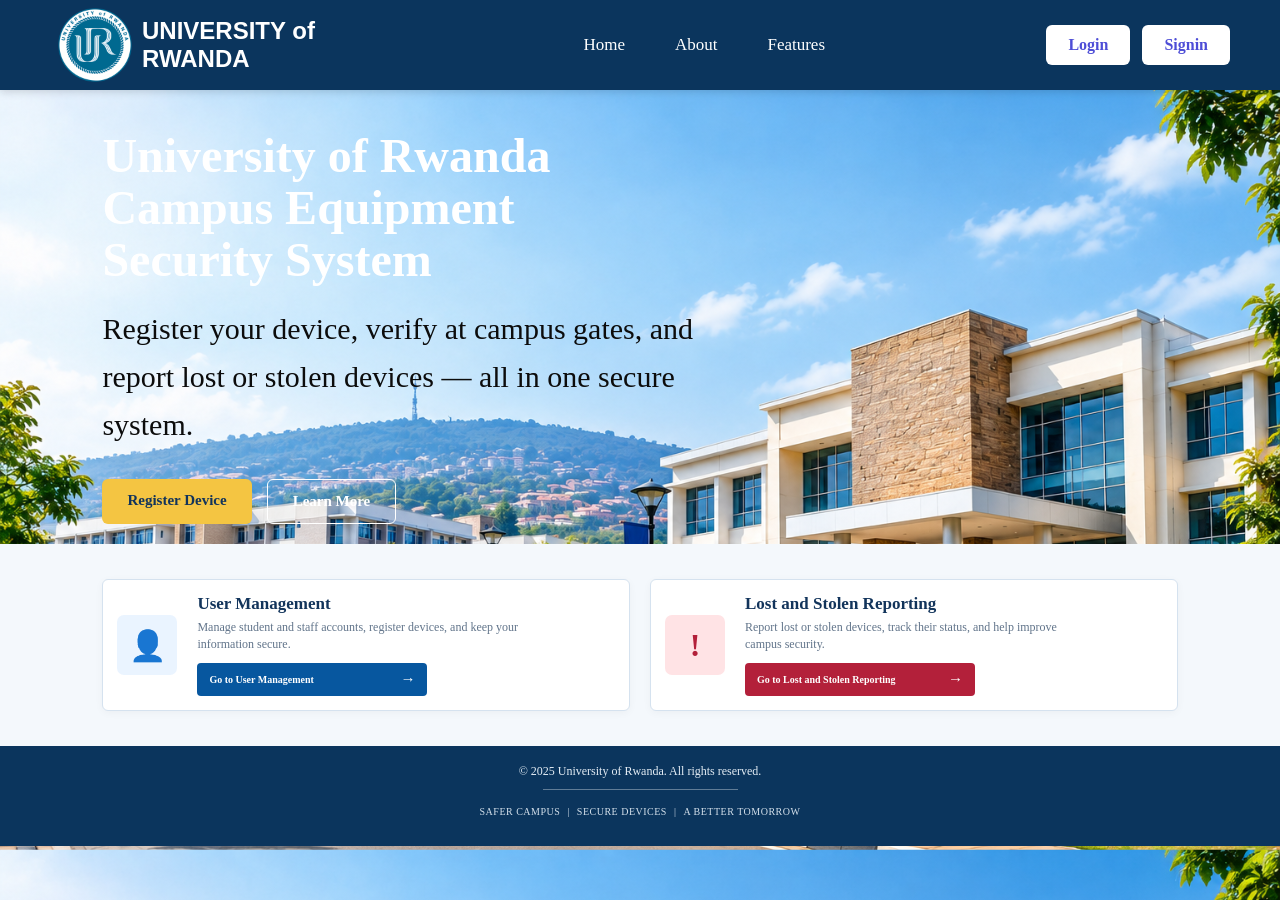
<file: index.html>
<!DOCTYPE html>
<html lang="en">
<head>
    <meta charset="UTF-8">
    <meta name="viewport" content="width=device-width, initial-scale=1.0">
    <title>Secure Device</title>
    <link rel="stylesheet" href="index.css">
</head>
<body>
    <header>
        <div class="logo">
            <img src="UR-LOGO.png" alt="UNIVERSITY OF RWANDA">
            <h2>UNIVERSITY of RWANDA</h2>
        </div>
        <nav class="nav-links">
            <a href="index.html">Home</a>
            <a href="about.html">About</a>
            <a href="features.html">Features</a>
        </nav>
        <div class="buttons">
            <a href="login.html">Login</a>
            <a href="signin.html">Signin</a>

        </div>
    </header>

    <main>

    <section class="hero">

        <div class="hero-overlay"></div>

        <div class="hero-content">

            <h1>
                University of Rwanda<br>
                Campus Equipment<br>
                Security System
            </h1>

            <p>
                Register your device, verify at campus gates, and report lost
                or stolen devices — all in one secure system.
            </p>

            <div class="hero-buttons">
                <a href="register.html" class="btn-primary">
                    Register Device
                </a>

                <a href="about.html" class="btn-secondary">
                    Learn More
                </a>
            </div>

        </div>

    </section>

    <section class="services">

    <article class="service-card">

        <div class="service-icon">
            <span>👤</span>
        </div>

        <div class="service-content">

            <h2>User Management</h2>

            <p>
                Manage student and staff accounts,
                register devices, and keep your
                information secure.
            </p>

            <a href="management.html" class="service-button">
                Go to User Management
                <span>→</span>
            </a>

        </div>

    </article>


    <article class="service-card">

        <div class="service-icon stolen-icon">
            <span>!</span>
        </div>

        <div class="service-content">

            <h2>Lost and Stolen Reporting</h2>

            <p>
                Report lost or stolen devices,
                track their status, and help
                improve campus security.
            </p>

            <a href="reporting.html" class="service-button">
                Go to Lost and Stolen Reporting
                <span>→</span>
            </a>

        </div>

    </article>

</section>

</main>

<footer class="site-footer">

    <p class="copyright">
        © 2025 University of Rwanda. All rights reserved.
    </p>

    <div class="footer-line"></div>

    <div class="footer-message">
        <span>SAFER CAMPUS</span>
        <span>|</span>
        <span>SECURE DEVICES</span>
        <span>|</span>
        <span>A BETTER TOMORROW</span>
    </div>

</footer>

    
</body>
</html>
</file>
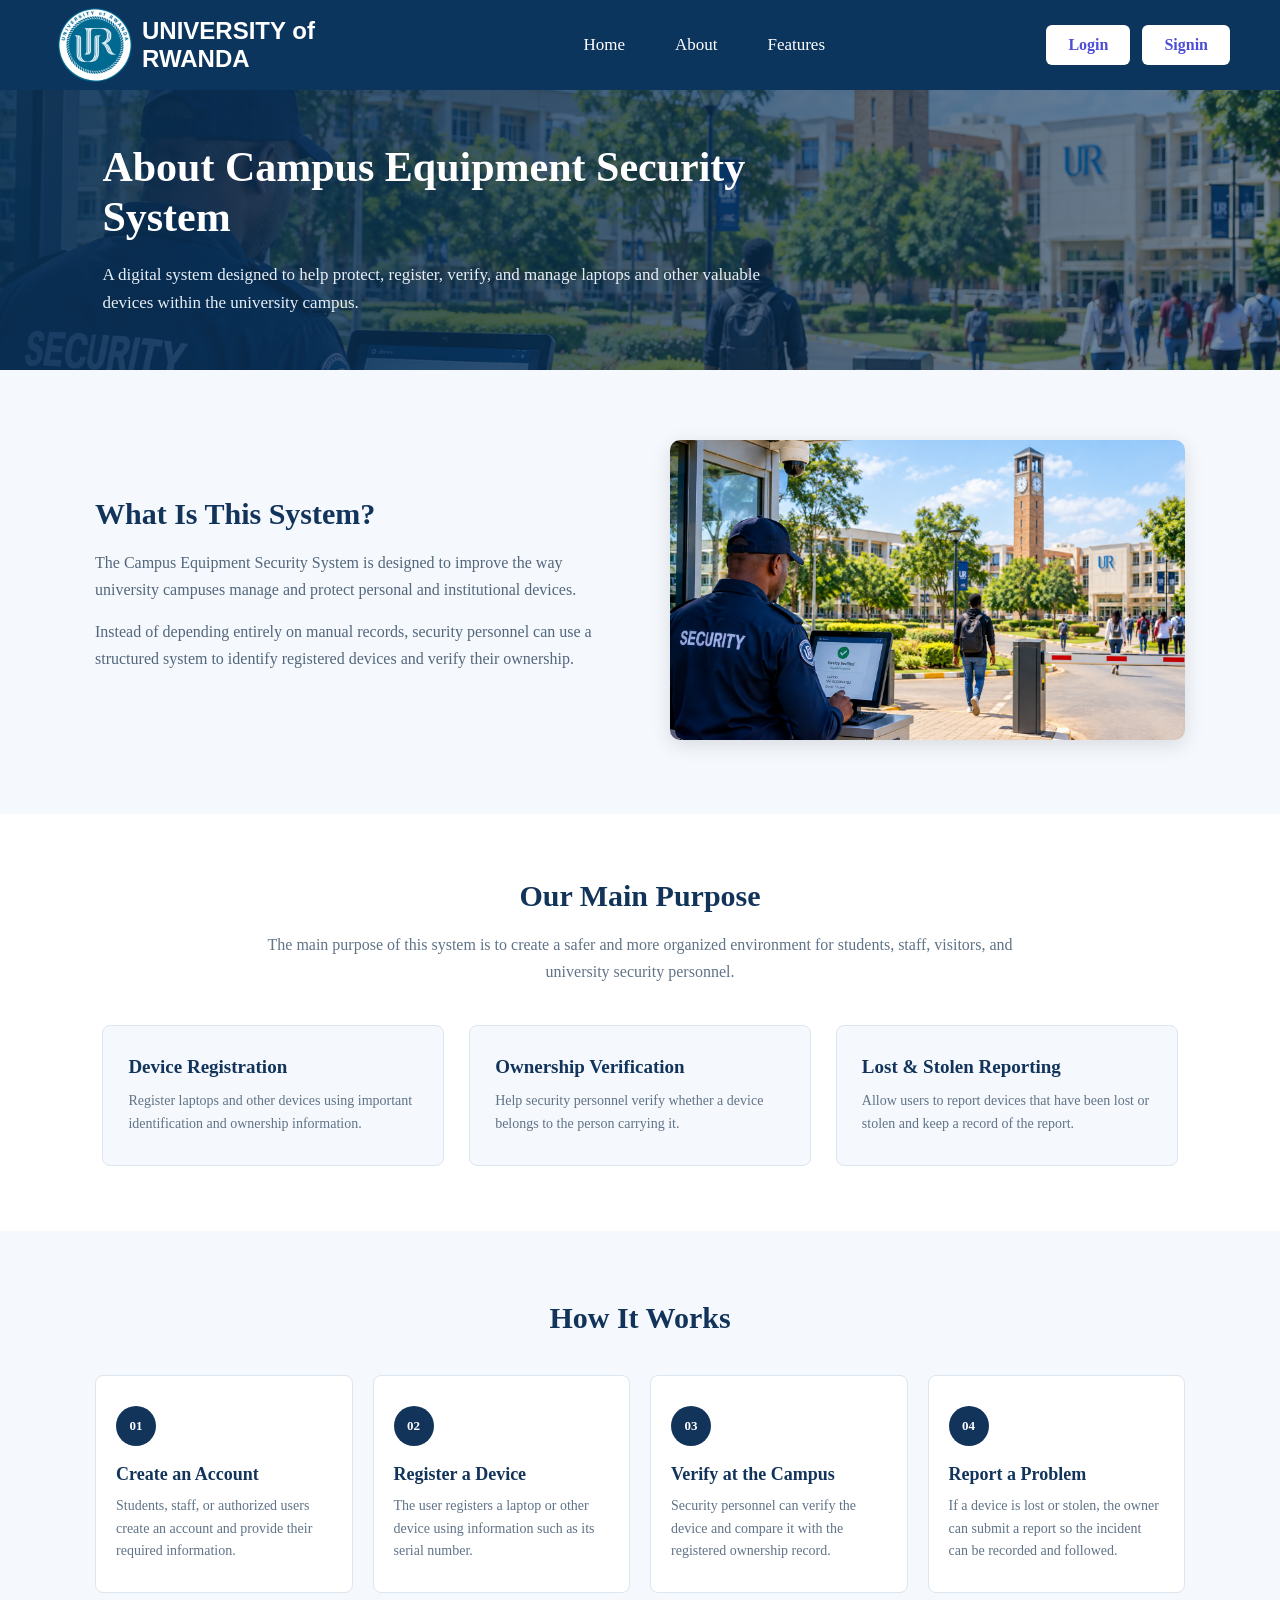
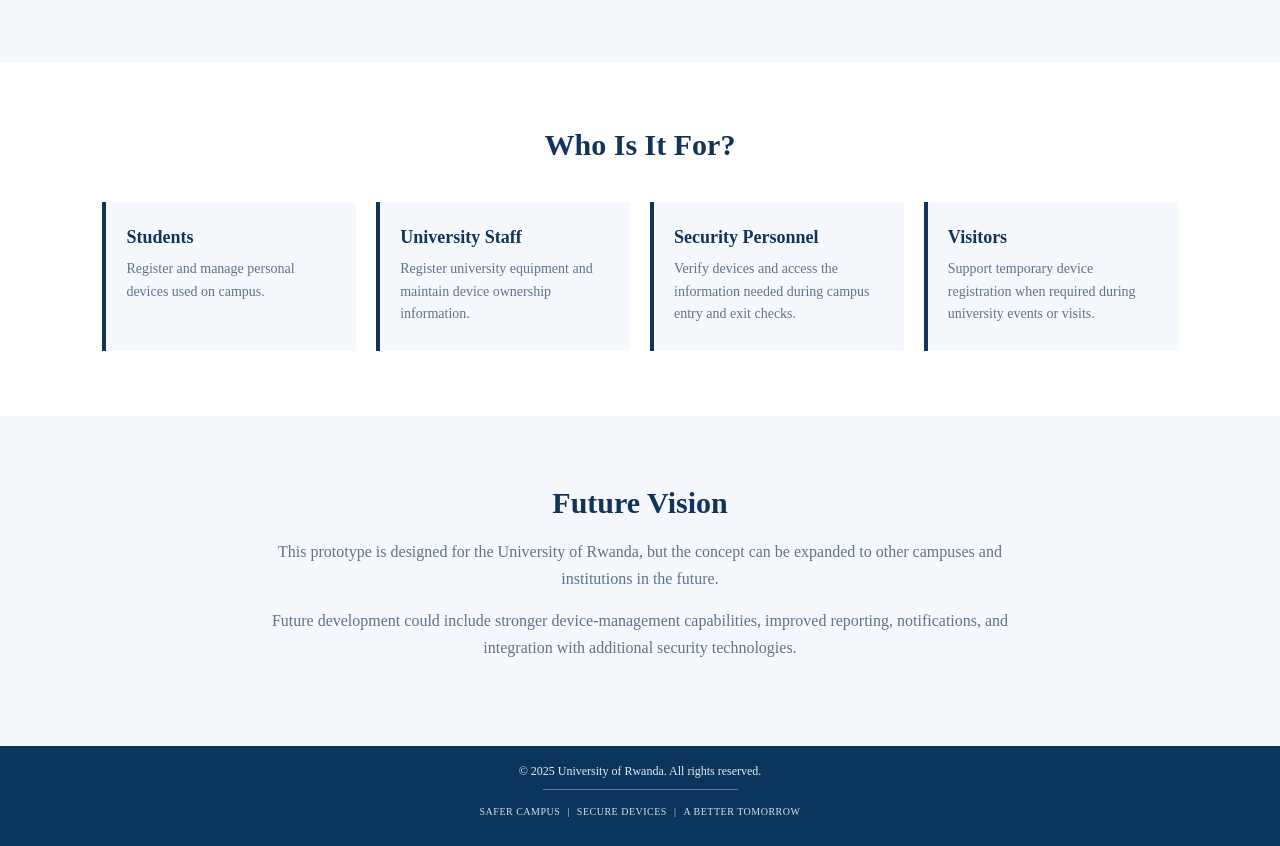
<file: about.html>
<!DOCTYPE html>
<html lang="en">
<head>
    <meta charset="UTF-8">
    <meta name="viewport" content="width=device-width, initial-scale=1.0">
    <title>About</title>
    <link rel="stylesheet" href="index.css">
</head>
<body>
     <header>
        <div class="logo">
            <img src="UR-LOGO.png" alt="UNIVERSITY OF RWANDA">
            <h2>UNIVERSITY of RWANDA</h2>
        </div>
        <nav class="nav-links">
            <a href="index.html">Home</a>
            <a href="about.html">About</a>
            <a href="features.html">Features</a>
        </nav>
        <div class="buttons">
            <a href="login.html">Login</a>
            <a href="signin.html">Signin</a>

        </div>
    </header>

    

    <main class="about-page">

        <!-- ================= ABOUT HERO ================= -->

        <section class="about-hero">

            <div class="about-hero-content">

                <h1>About Campus Equipment Security System</h1>

                <p>
                    A digital system designed to help protect, register,
                    verify, and manage laptops and other valuable devices
                    within the university campus.
                </p>

            </div>

        </section>


        <!-- ================= MAIN PURPOSE ================= -->

        <section class="about-purpose">

            <div class="about-text">

                <h2>What Is This System?</h2>

                <p>
                    The Campus Equipment Security System is designed to
                    improve the way university campuses manage and protect
                    personal and institutional devices.
                </p>

                <p>
                    Instead of depending entirely on manual records,
                    security personnel can use a structured system to
                    identify registered devices and verify their ownership.
                </p>

            </div>

            <div class="about-image">

                <img
                    src="campus-security.jpg"
                    alt="University campus security"
                >

            </div>

        </section>


        <!-- ================= MAIN PURPOSE ================= -->

        <section class="system-purpose">

            <h2>Our Main Purpose</h2>

            <p>
                The main purpose of this system is to create a safer and
                more organized environment for students, staff, visitors,
                and university security personnel.
            </p>


            <div class="purpose-cards">

                <article class="purpose-card">

                    <h3>Device Registration</h3>

                    <p>
                        Register laptops and other devices using important
                        identification and ownership information.
                    </p>

                </article>


                <article class="purpose-card">

                    <h3>Ownership Verification</h3>

                    <p>
                        Help security personnel verify whether a device
                        belongs to the person carrying it.
                    </p>

                </article>


                <article class="purpose-card">

                    <h3>Lost & Stolen Reporting</h3>

                    <p>
                        Allow users to report devices that have been lost
                        or stolen and keep a record of the report.
                    </p>

                </article>

            </div>

        </section>


        <!-- ================= HOW IT WORKS ================= -->

        <section class="how-it-works">

            <h2>How It Works</h2>

            <div class="steps">

                <article class="step">

                    <span class="step-number">01</span>

                    <h3>Create an Account</h3>

                    <p>
                        Students, staff, or authorized users create an
                        account and provide their required information.
                    </p>

                </article>


                <article class="step">

                    <span class="step-number">02</span>

                    <h3>Register a Device</h3>

                    <p>
                        The user registers a laptop or other device using
                        information such as its serial number.
                    </p>

                </article>


                <article class="step">

                    <span class="step-number">03</span>

                    <h3>Verify at the Campus</h3>

                    <p>
                        Security personnel can verify the device and
                        compare it with the registered ownership record.
                    </p>

                </article>


                <article class="step">

                    <span class="step-number">04</span>

                    <h3>Report a Problem</h3>

                    <p>
                        If a device is lost or stolen, the owner can submit
                        a report so the incident can be recorded and followed.
                    </p>

                </article>

            </div>

        </section>


        <!-- ================= WHO CAN USE IT ================= -->

        <section class="target-users">

            <h2>Who Is It For?</h2>

            <div class="user-types">

                <article class="user-type">

                    <h3>Students</h3>

                    <p>
                        Register and manage personal devices used on campus.
                    </p>

                </article>


                <article class="user-type">

                    <h3>University Staff</h3>

                    <p>
                        Register university equipment and maintain device
                        ownership information.
                    </p>

                </article>


                <article class="user-type">

                    <h3>Security Personnel</h3>

                    <p>
                        Verify devices and access the information needed
                        during campus entry and exit checks.
                    </p>

                </article>


                <article class="user-type">

                    <h3>Visitors</h3>

                    <p>
                        Support temporary device registration when required
                        during university events or visits.
                    </p>

                </article>

            </div>

        </section>


        <!-- ================= FUTURE VISION ================= -->

        <section class="about-vision">

            <h2>Future Vision</h2>

            <p>
                This prototype is designed for the University of Rwanda,
                but the concept can be expanded to other campuses and
                institutions in the future.
            </p>

            <p>
                Future development could include stronger device-management
                capabilities, improved reporting, notifications, and
                integration with additional security technologies.
            </p>

        </section>

    </main>





    <footer class="site-footer">

    <p class="copyright">
        © 2025 University of Rwanda. All rights reserved.
    </p>

    <div class="footer-line"></div>

    <div class="footer-message">
        <span>SAFER CAMPUS</span>
        <span>|</span>
        <span>SECURE DEVICES</span>
        <span>|</span>
        <span>A BETTER TOMORROW</span>
    </div>

</footer>
</body>
</html>
</file>
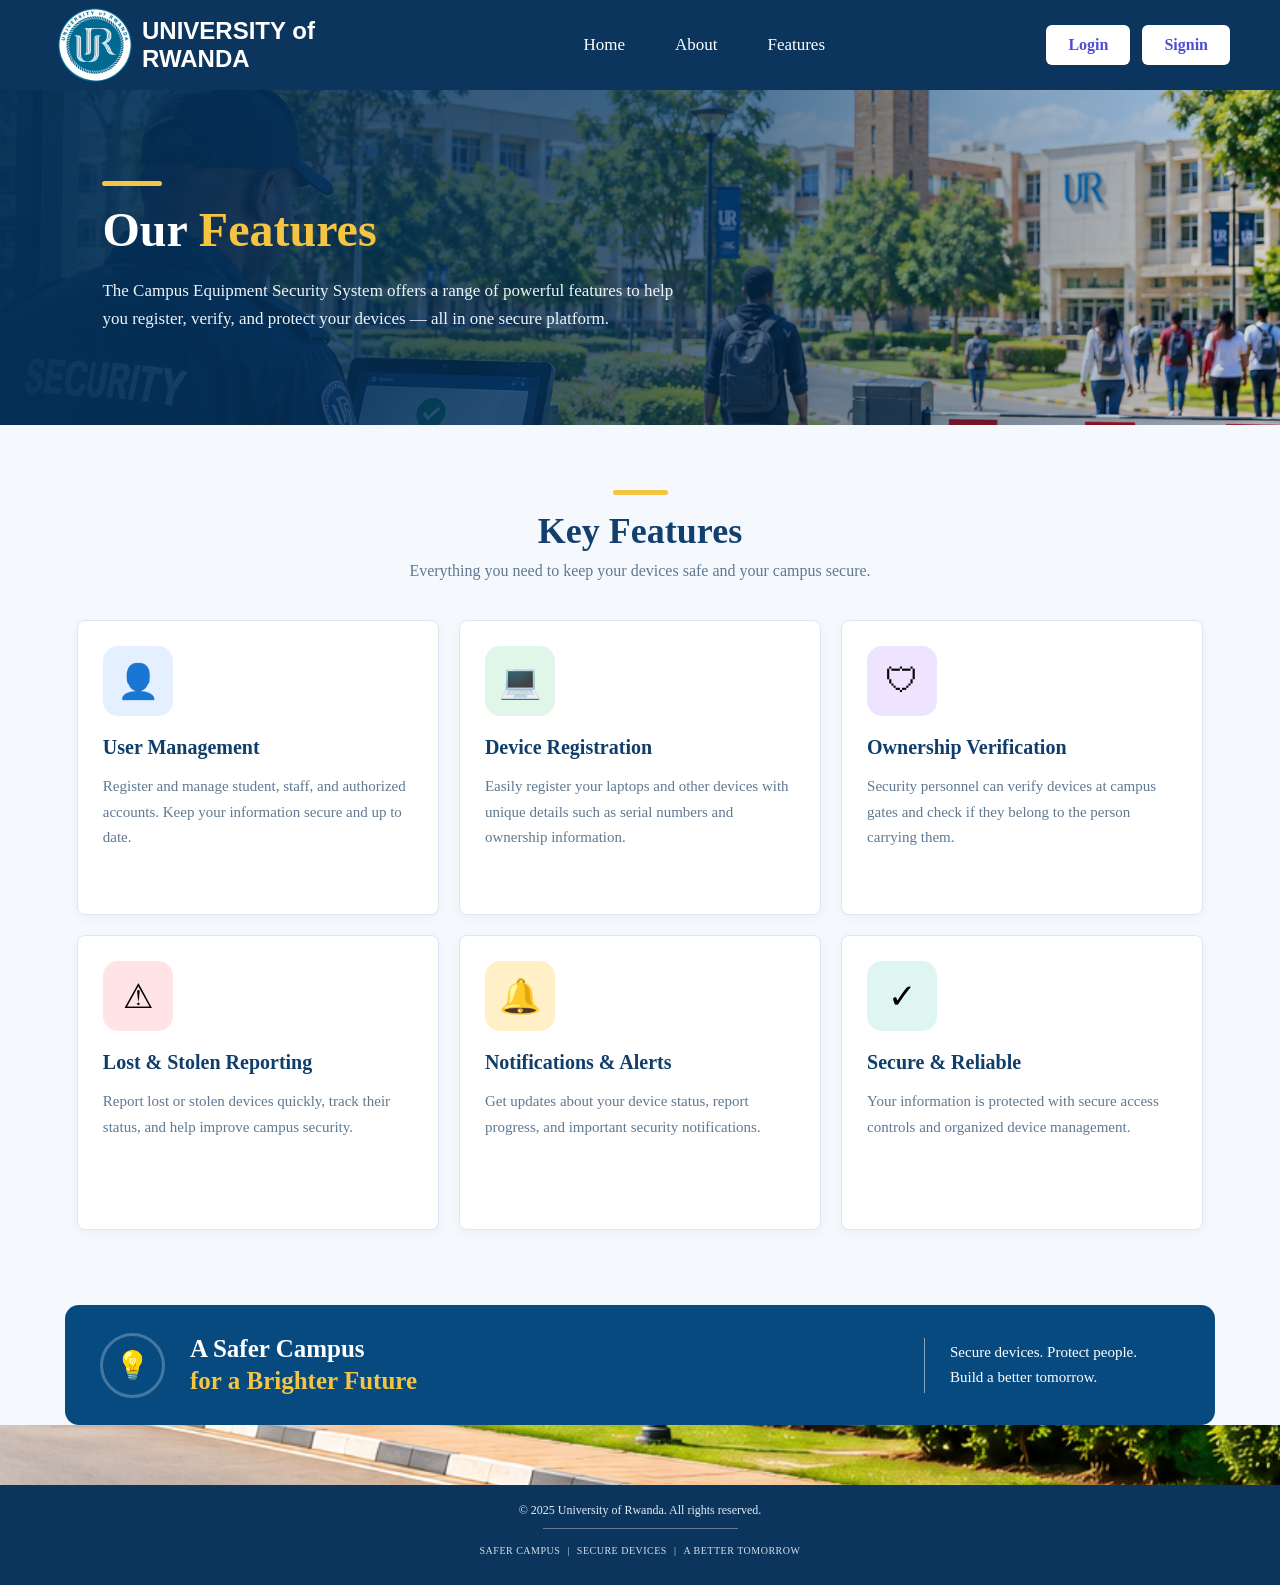
<file: features.html>
<!DOCTYPE html>
<html lang="en">
<head>
    <meta charset="UTF-8">
    <meta name="viewport" content="width=device-width, initial-scale=1.0">
    <title>Features</title>
    <link rel="stylesheet" href="index.css">
</head>
<body>
    <header>
        <div class="logo">
            <img src="UR-LOGO.png" alt="UNIVERSITY OF RWANDA">
            <h2>UNIVERSITY of RWANDA</h2>
        </div>
        <nav class="nav-links">
            <a href="index.html">Home</a>
            <a href="about.html">About</a>
            <a href="features.html">Features</a>
        </nav>
        <div class="buttons">
            <a href="login.html">Login</a>
            <a href="signin.html">Signin</a>

        </div>
    </header>

    <main class="features-page">

    <!-- ================= FEATURES HERO ================= -->

    <section class="features-hero">

        <div class="features-hero-content">

            <div class="hero-line"></div>

            <h1>
                Our <span>Features</span>
            </h1>

            <p>
                The Campus Equipment Security System offers a range
                of powerful features to help you register, verify,
                and protect your devices — all in one secure platform.
            </p>

        </div>

    </section>


    <!-- ================= KEY FEATURES ================= -->

    <section class="key-features">

        <div class="features-heading">

            <div class="heading-line"></div>

            <h2>Key Features</h2>

            <p>
                Everything you need to keep your devices safe
                and your campus secure.
            </p>

        </div>


        <div class="features-grid">

            <!-- USER MANAGEMENT -->

            <article class="feature-card">

                <div class="feature-icon user-icon">
                    👤
                </div>

                <h3>User Management</h3>

                <p>
                    Register and manage student, staff, and
                    authorized accounts. Keep your information
                    secure and up to date.
                </p>

            </article>


            <!-- DEVICE REGISTRATION -->

            <article class="feature-card">

                <div class="feature-icon device-icon">
                    💻
                </div>

                <h3>Device Registration</h3>

                <p>
                    Easily register your laptops and other devices
                    with unique details such as serial numbers
                    and ownership information.
                </p>

            </article>


            <!-- OWNERSHIP VERIFICATION -->

            <article class="feature-card">

                <div class="feature-icon verification-icon">
                    🛡
                </div>

                <h3>Ownership Verification</h3>

                <p>
                    Security personnel can verify devices at
                    campus gates and check if they belong to
                    the person carrying them.
                </p>

            </article>


            <!-- LOST AND STOLEN -->

            <article class="feature-card">

                <div class="feature-icon stolen-icon">
                    ⚠
                </div>

                <h3>Lost &amp; Stolen Reporting</h3>

                <p>
                    Report lost or stolen devices quickly,
                    track their status, and help improve
                    campus security.
                </p>

            </article>


            <!-- NOTIFICATIONS -->

            <article class="feature-card">

                <div class="feature-icon notification-icon">
                    🔔
                </div>

                <h3>Notifications &amp; Alerts</h3>

                <p>
                    Get updates about your device status,
                    report progress, and important security
                    notifications.
                </p>

            </article>


            <!-- SECURITY -->

            <article class="feature-card">

                <div class="feature-icon security-icon">
                    ✓
                </div>

                <h3>Secure &amp; Reliable</h3>

                <p>
                    Your information is protected with secure
                    access controls and organized device
                    management.
                </p>

            </article>

        </div>

    </section>


    <!-- ================= FINAL MESSAGE ================= -->

    <section class="features-message">

        <div class="message-icon">
            💡
        </div>

        <div class="message-title">
            <h2>
                A Safer Campus
                <span>for a Brighter Future</span>
            </h2>
        </div>

        <div class="message-divider"></div>

        <div class="message-text">

            <p>Secure devices. Protect people.</p>

            <p>Build a better tomorrow.</p>

        </div>

    </section>

  </main>


    <footer class="site-footer">

    <p class="copyright">
        © 2025 University of Rwanda. All rights reserved.
    </p>

    <div class="footer-line"></div>

    <div class="footer-message">
        <span>SAFER CAMPUS</span>
        <span>|</span>
        <span>SECURE DEVICES</span>
        <span>|</span>
        <span>A BETTER TOMORROW</span>
    </div>

    </footer>
</body>
</html>
</file>
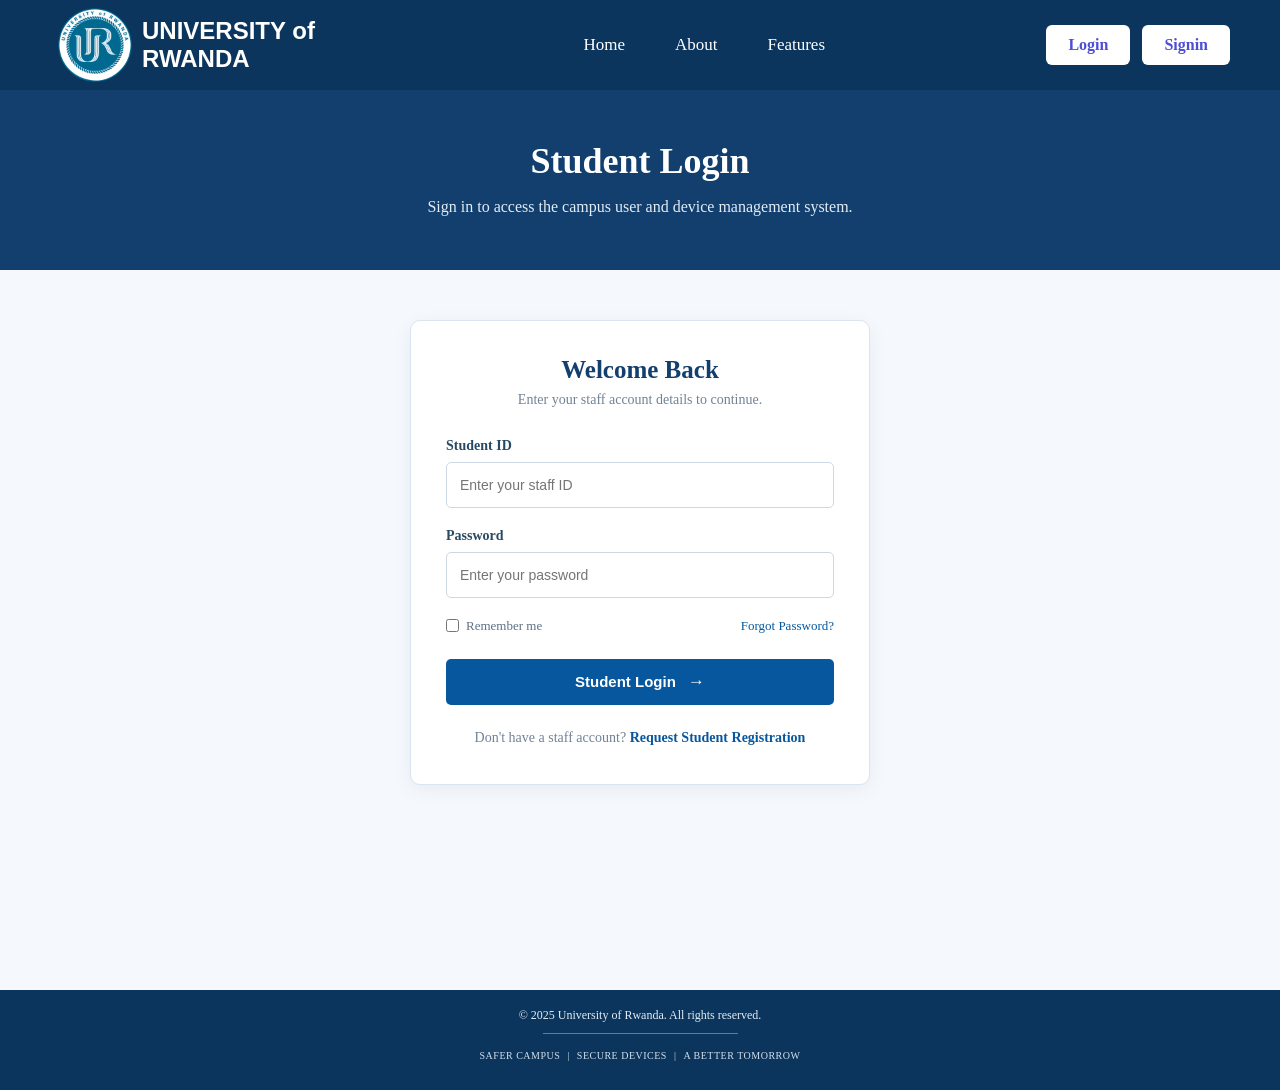
<file: login.html>
<!DOCTYPE html>
<html lang="en">
<head>
    <meta charset="UTF-8">
    <meta name="viewport" content="width=device-width, initial-scale=1.0">
    <title>Document</title>
    <link rel="stylesheet" href="index.css">
</head>
<body>


    <header>
        <div class="logo">
            <img src="UR-LOGO.png" alt="UNIVERSITY OF RWANDA">
            <h2>UNIVERSITY of RWANDA</h2>
        </div>
        <nav class="nav-links">
            <a href="index.html">Home</a>
            <a href="about.html">About</a>
            <a href="Features.html">Features</a>
        </nav>
        <div class="buttons">
            <a href="login.html">Login</a>
            <a href="signin.html">Signin</a>

        </div>
    </header>

    <main class="staff-login-page">

    <!-- LOGIN INTRO -->

    <section class="staff-login-intro">

        <h1>Student Login</h1>

        <p>
            Sign in to access the campus user and device
            management system.
        </p>

    </section>


    <!-- LOGIN FORM -->

    <section class="staff-login-container">

        <form class="staff-login-form">

            <!-- FORM HEADING -->

            <div class="login-heading">

                <h2>Welcome Back</h2>

                <p>
                    Enter your staff account details to continue.
                </p>

            </div>


            <!-- EMAIL / USERNAME -->

            <div class="login-form-group">

                <label for="staff-login">

                    Student ID

                </label>

                <input
                    type="number"
                    id="staff-login"
                    name="staff_login"
                    placeholder="Enter your staff ID"
                    required
                >

            </div>


            <!-- PASSWORD -->

            <div class="login-form-group">

                <label for="staff-password">

                    Password

                </label>

                <input
                    type="password"
                    id="staff-password"
                    name="staff_password"
                    placeholder="Enter your password"
                    required
                >

            </div>


            <!-- OPTIONS -->

            <div class="login-options">

                <label class="remember-me">

                    <input
                        type="checkbox"
                        name="remember"
                    >

                    <span>Remember me</span>

                </label>

                <a href="#">
                    Forgot Password?
                </a>

            </div>


            <!-- LOGIN BUTTON -->

            <button
                type="submit"
                class="staff-login-button"
            >

                Student Login
                <span>→</span>

            </button>


            <!-- REGISTER LINK -->

            <p class="staff-register-link">

                Don't have a staff account?

                <a href="signin.html">
                  Request Student Registration
                </a>

            </p>

        </form>

    </section>

</main>

<footer class="site-footer">

    <p class="copyright">
        © 2025 University of Rwanda. All rights reserved.
    </p>

    <div class="footer-line"></div>

    <div class="footer-message">
        <span>SAFER CAMPUS</span>
        <span>|</span>
        <span>SECURE DEVICES</span>
        <span>|</span>
        <span>A BETTER TOMORROW</span>
    </div>

    </footer>
</body>
</html>
</file>
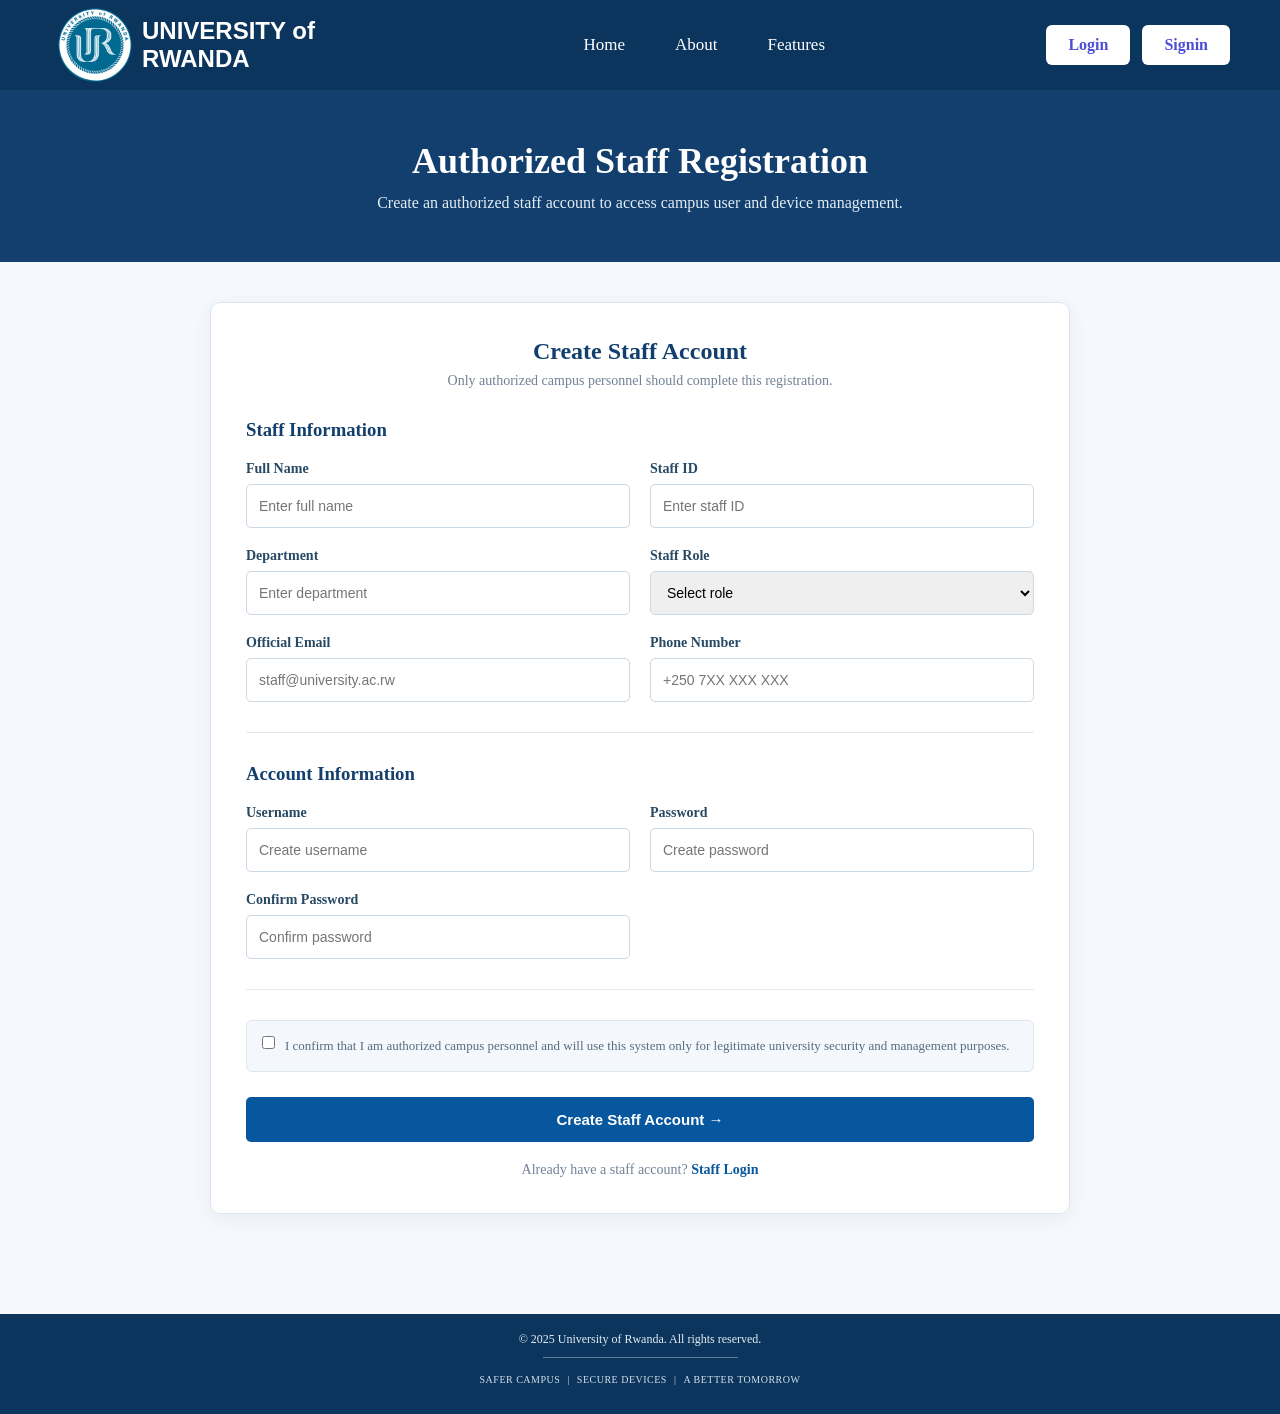
<file: management.html>
<!DOCTYPE html>
<html lang="en">
<head>
    <meta charset="UTF-8">
    <meta name="viewport" content="width=device-width, initial-scale=1.0">
    <title>User Management</title>
    <link rel="stylesheet" href="index.css">
</head>
<body>
    
<header>
        <div class="logo">
            <img src="UR-LOGO.png" alt="UNIVERSITY OF RWANDA">
            <h2>UNIVERSITY of RWANDA</h2>
        </div>
        <nav class="nav-links">
            <a href="index.html">Home</a>
            <a href="about.html">About</a>
            <a href="Features.html">Features</a>
        </nav>
        <div class="buttons">
            <a href="login.html">Login</a>
            <a href="signin.html">Signin</a>

        </div>
    </header>
    <main class="staff-register-page">

    <section class="staff-register-intro">

        <h1>Authorized Staff Registration</h1>

        <p>
            Create an authorized staff account to access
            campus user and device management.
        </p>

    </section>


    <section class="staff-register-container">

        <form class="staff-register-form">

            <div class="form-heading">

                <h2>Create Staff Account</h2>

                <p>
                    Only authorized campus personnel should
                    complete this registration.
                </p>

            </div>


            <!-- STAFF INFORMATION -->

            <div class="staff-form-section">

                <h3>Staff Information</h3>

                <div class="staff-form-grid">

                    <div class="staff-form-group">

                        <label for="staff-name">
                            Full Name
                        </label>

                        <input
                            type="text"
                            id="staff-name"
                            placeholder="Enter full name"
                            required
                        >

                    </div>


                    <div class="staff-form-group">

                        <label for="staff-id">
                            Staff ID
                        </label>

                        <input
                            type="text"
                            id="staff-id"
                            placeholder="Enter staff ID"
                            required
                        >

                    </div>


                    <div class="staff-form-group">

                        <label for="staff-department">
                            Department
                        </label>

                        <input
                            type="text"
                            id="staff-department"
                            placeholder="Enter department"
                            required
                        >

                    </div>


                    <div class="staff-form-group">

                        <label for="staff-role">
                            Staff Role
                        </label>

                        <select id="staff-role" required>

                            <option value="">
                                Select role
                            </option>

                            <option value="security">
                                Security Officer
                            </option>

                            <option value="it">
                                IT Staff
                            </option>

                            <option value="administrator">
                                System Administrator
                            </option>

                        </select>

                    </div>


                    <div class="staff-form-group">

                        <label for="staff-email">
                            Official Email
                        </label>

                        <input
                            type="email"
                            id="staff-email"
                            placeholder="staff@university.ac.rw"
                            required
                        >

                    </div>


                    <div class="staff-form-group">

                        <label for="staff-phone">
                            Phone Number
                        </label>

                        <input
                            type="tel"
                            id="staff-phone"
                            placeholder="+250 7XX XXX XXX"
                            required
                        >

                    </div>

                </div>

            </div>


            <!-- ACCOUNT INFORMATION -->

            <div class="staff-form-section">

                <h3>Account Information</h3>

                <div class="staff-form-grid">

                    <div class="staff-form-group">

                        <label for="staff-username">
                            Username
                        </label>

                        <input
                            type="text"
                            id="staff-username"
                            placeholder="Create username"
                            required
                        >

                    </div>


                    <div class="staff-form-group">

                        <label for="staff-password">
                            Password
                        </label>

                        <input
                            type="password"
                            id="staff-password"
                            placeholder="Create password"
                            required
                        >

                    </div>


                    <div class="staff-form-group">

                        <label for="staff-confirm-password">
                            Confirm Password
                        </label>

                        <input
                            type="password"
                            id="staff-confirm-password"
                            placeholder="Confirm password"
                            required
                        >

                    </div>

                </div>

            </div>


            <!-- AUTHORIZATION -->

            <div class="staff-authorization">

                <input
                    type="checkbox"
                    id="staff-agreement"
                    required
                >

                <label for="staff-agreement">

                    I confirm that I am authorized campus
                    personnel and will use this system only
                    for legitimate university security and
                    management purposes.

                </label>

            </div>


            <button
                type="submit"
                class="staff-register-button"
            >
                Create Staff Account
                <span>→</span>
            </button>


            <p class="staff-login-link">

                Already have a staff account?

                <a href="staff-login.html">
                    Staff Login
                </a>

            </p>

        </form>

    </section>

</main>

<footer class="site-footer">

    <p class="copyright">
        © 2025 University of Rwanda. All rights reserved.
    </p>

    <div class="footer-line"></div>

    <div class="footer-message">
        <span>SAFER CAMPUS</span>
        <span>|</span>
        <span>SECURE DEVICES</span>
        <span>|</span>
        <span>A BETTER TOMORROW</span>
    </div>

    </footer>

    
</body>
</html>
</file>
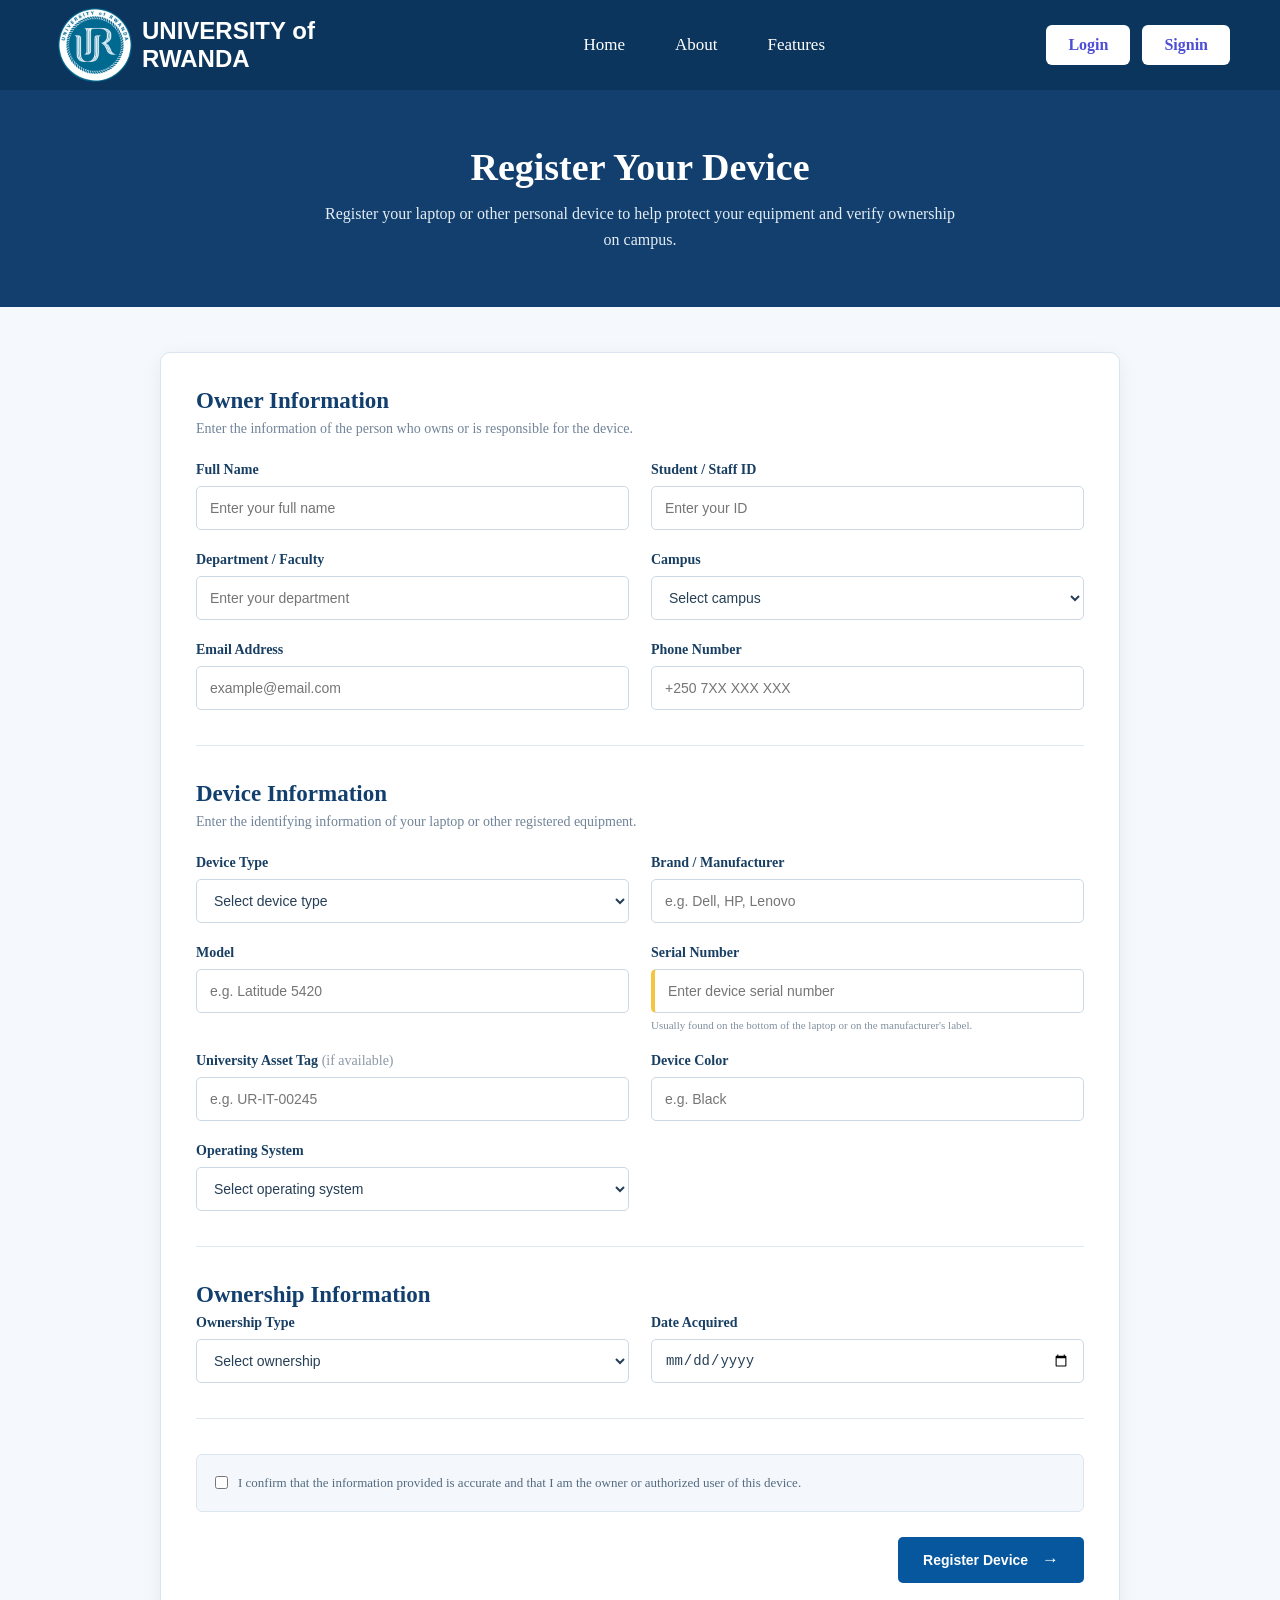
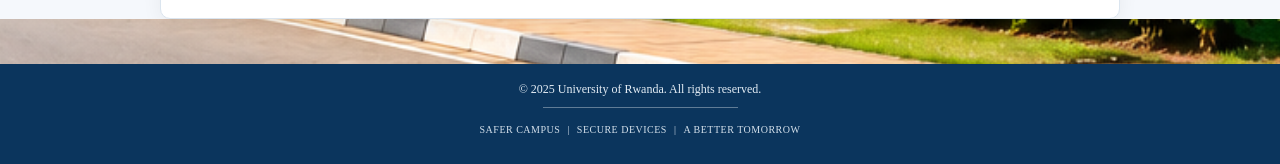
<file: register.html>
<!DOCTYPE html>
<html lang="en">
<head>
    <meta charset="UTF-8">
    <meta name="viewport" content="width=device-width, initial-scale=1.0">
    <title>Register</title>
    <link rel="stylesheet" href="index.css">
</head>
<body>


    <header>
        <div class="logo">
            <img src="UR-LOGO.png" alt="UNIVERSITY OF RWANDA">
            <h2>UNIVERSITY of RWANDA</h2>
        </div>
        <nav class="nav-links">
            <a href="index.html">Home</a>
            <a href="about.html">About</a>
            <a href="Features.html">Features</a>
        </nav>
        <div class="buttons">
            <a href="login.html">Login</a>
            <a href="signin.html">Signin</a>

        </div>
    </header>

    <main class="register-page">

    <!-- PAGE INTRODUCTION -->

    <section class="register-intro">

        <h1>Register Your Device</h1>

        <p>
            Register your laptop or other personal device to help
            protect your equipment and verify ownership on campus.
        </p>

    </section>


    <!-- REGISTRATION FORM -->

    <section class="registration-container">

        <form class="registration-form">

            <!-- =========================
                 OWNER INFORMATION
            ========================== -->

            <div class="form-section">

                <h2>Owner Information</h2>

                <p class="section-description">
                    Enter the information of the person who owns
                    or is responsible for the device.
                </p>


                <div class="form-grid">

                    <div class="form-group">

                        <label for="full-name">
                            Full Name
                        </label>

                        <input
                            type="text"
                            id="full-name"
                            name="full_name"
                            placeholder="Enter your full name"
                            required
                        >

                    </div>


                    <div class="form-group">

                        <label for="student-id">
                            Student / Staff ID
                        </label>

                        <input
                            type="text"
                            id="student-id"
                            name="student_id"
                            placeholder="Enter your ID"
                            required
                        >

                    </div>


                    <div class="form-group">

                        <label for="department">
                            Department / Faculty
                        </label>

                        <input
                            type="text"
                            id="department"
                            name="department"
                            placeholder="Enter your department"
                            required
                        >

                    </div>


                    <div class="form-group">

                        <label for="campus">
                            Campus
                        </label>

                        <select id="campus" name="campus" required>

                            <option value="">
                                Select campus
                            </option>

                            <option value="campus-1">
                                Campus 1
                            </option>

                            <option value="campus-2">
                                Campus 2
                            </option>

                            <option value="campus-3">
                                Campus 3
                            </option>

                        </select>

                    </div>


                    <div class="form-group">

                        <label for="email">
                            Email Address
                        </label>

                        <input
                            type="email"
                            id="email"
                            name="email"
                            placeholder="example@email.com"
                            required
                        >

                    </div>


                    <div class="form-group">

                        <label for="phone">
                            Phone Number
                        </label>

                        <input
                            type="tel"
                            id="phone"
                            name="phone"
                            placeholder="+250 7XX XXX XXX"
                            required
                        >

                    </div>

                </div>

            </div>


            <!-- =========================
                 DEVICE INFORMATION
            ========================== -->

            <div class="form-section">

                <h2>Device Information</h2>

                <p class="section-description">
                    Enter the identifying information of your laptop
                    or other registered equipment.
                </p>


                <div class="form-grid">

                    <div class="form-group">

                        <label for="device-type">
                            Device Type
                        </label>

                        <select
                            id="device-type"
                            name="device_type"
                            required
                        >

                            <option value="">
                                Select device type
                            </option>

                            <option value="laptop">
                                Laptop
                            </option>

                            <option value="tablet">
                                Tablet
                            </option>

                            <option value="desktop">
                                Desktop Computer
                            </option>

                            <option value="other">
                                Other
                            </option>

                        </select>

                    </div>


                    <div class="form-group">

                        <label for="brand">
                            Brand / Manufacturer
                        </label>

                        <input
                            type="text"
                            id="brand"
                            name="brand"
                            placeholder="e.g. Dell, HP, Lenovo"
                            required
                        >

                    </div>


                    <div class="form-group">

                        <label for="model">
                            Model
                        </label>

                        <input
                            type="text"
                            id="model"
                            name="model"
                            placeholder="e.g. Latitude 5420"
                            required
                        >

                    </div>


                    <div class="form-group">

                        <label for="serial-number">
                            Serial Number
                        </label>

                        <input
                            type="text"
                            id="serial-number"
                            name="serial_number"
                            placeholder="Enter device serial number"
                            required
                        >

                        <small>
                            Usually found on the bottom of the laptop
                            or on the manufacturer's label.
                        </small>

                    </div>


                    <div class="form-group">

                        <label for="asset-tag">
                            University Asset Tag
                            <span>(if available)</span>
                        </label>

                        <input
                            type="text"
                            id="asset-tag"
                            name="asset_tag"
                            placeholder="e.g. UR-IT-00245"
                        >

                    </div>


                    <div class="form-group">

                        <label for="color">
                            Device Color
                        </label>

                        <input
                            type="text"
                            id="color"
                            name="color"
                            placeholder="e.g. Black"
                        >

                    </div>


                    <div class="form-group">

                        <label for="operating-system">
                            Operating System
                        </label>

                        <select
                            id="operating-system"
                            name="operating_system"
                        >

                            <option value="">
                                Select operating system
                            </option>

                            <option value="windows">
                                Windows
                            </option>

                            <option value="macos">
                                macOS
                            </option>

                            <option value="linux">
                                Linux
                            </option>

                            <option value="other">
                                Other
                            </option>

                        </select>

                    </div>

                </div>

            </div>


            <!-- =========================
                 OWNERSHIP
            ========================== -->

            <div class="form-section">

                <h2>Ownership Information</h2>

                <div class="form-grid">

                    <div class="form-group">

                        <label for="ownership">
                            Ownership Type
                        </label>

                        <select
                            id="ownership"
                            name="ownership"
                            required
                        >

                            <option value="">
                                Select ownership
                            </option>

                            <option value="personal">
                                Personal Device
                            </option>

                            <option value="university">
                                University Device
                            </option>

                        </select>

                    </div>


                    <div class="form-group">

                        <label for="purchase-date">
                            Date Acquired
                        </label>

                        <input
                            type="date"
                            id="purchase-date"
                            name="purchase_date"
                        >

                    </div>

                </div>

            </div>


            <!-- =========================
                 AGREEMENT
            ========================== -->

            <div class="verification-box">

                <label class="checkbox-label">

                    <input
                        type="checkbox"
                        name="agreement"
                        required
                    >

                    <span>
                        I confirm that the information provided is
                        accurate and that I am the owner or authorized
                        user of this device.
                    </span>

                </label>

            </div>


            <!-- =========================
                 SUBMIT
            ========================== -->

            <div class="form-actions">

                <button
                    type="submit"
                    class="register-device-button"
                >
                    Register Device
                    <span>→</span>
                </button>

            </div>

        </form>

    </section>

</main>

<footer class="site-footer">

    <p class="copyright">
        © 2025 University of Rwanda. All rights reserved.
    </p>

    <div class="footer-line"></div>

    <div class="footer-message">
        <span>SAFER CAMPUS</span>
        <span>|</span>
        <span>SECURE DEVICES</span>
        <span>|</span>
        <span>A BETTER TOMORROW</span>
    </div>

    </footer>
</body>
</html>
</file>
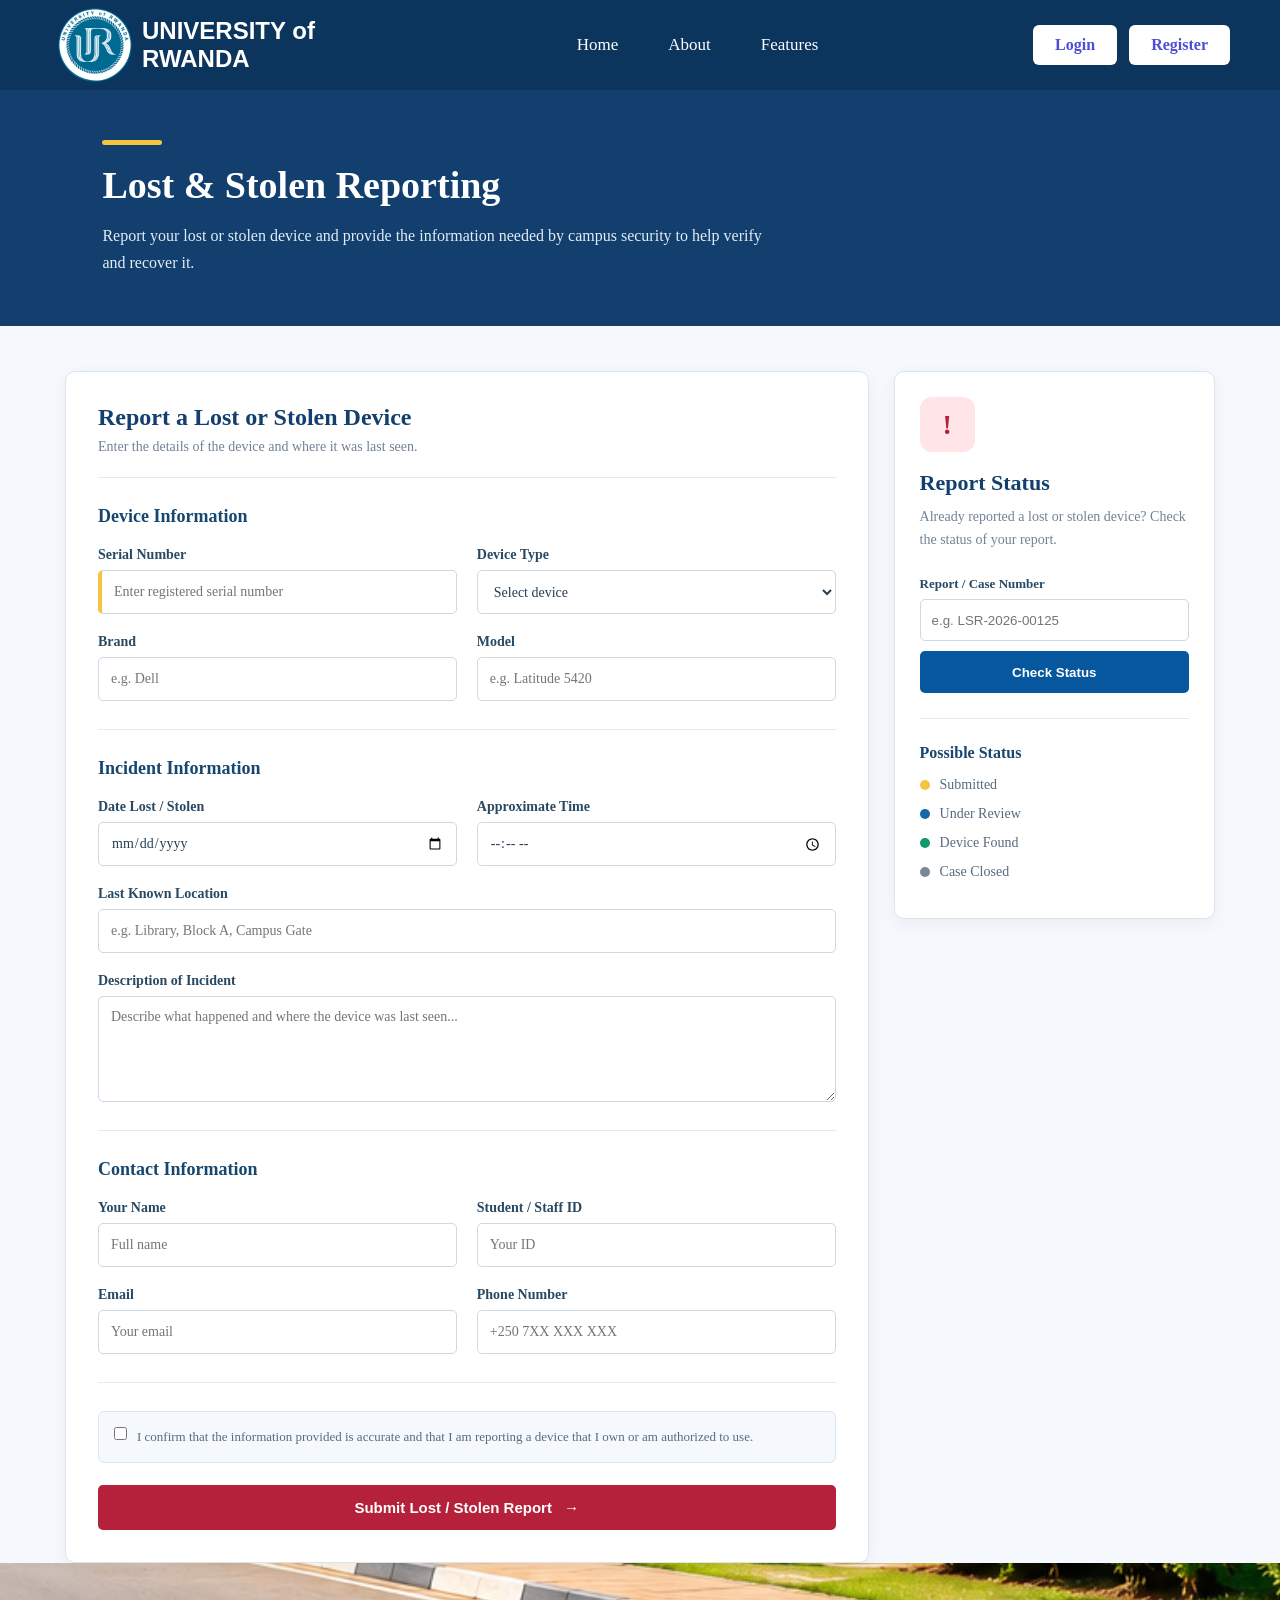
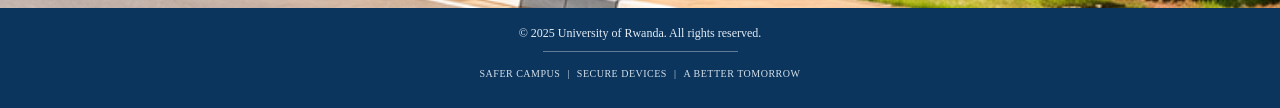
<file: reporting.html>
<!DOCTYPE html>
<html lang="en">
<head>
    <meta charset="UTF-8">
    <meta name="viewport" content="width=device-width, initial-scale=1.0">
    <title>Reporting</title>
    <link rel="stylesheet" href="index.css">
</head>
<body>
   
    <header>
        <div class="logo">
            <img src="UR-LOGO.png" alt="UNIVERSITY OF RWANDA">
            <h2>UNIVERSITY of RWANDA</h2>
        </div>
        <nav class="nav-links">
            <a href="index.html">Home</a>
            <a href="about.html">About</a>
            <a href="Features.html">Features</a>
        </nav>
        <div class="buttons">
            <a href="login.html">Login</a>
            <a href="register.html">Register</a>

        </div>
    </header>


    <main class="lost-report-page">

    <!-- =========================
         PAGE INTRO
    ========================== -->

    <section class="lost-report-hero">

        <div class="lost-report-hero-content">

            <div class="hero-line"></div>

            <h1>Lost &amp; Stolen Reporting</h1>

            <p>
                Report your lost or stolen device and provide
                the information needed by campus security to
                help verify and recover it.
            </p>

        </div>

    </section>


    <!-- =========================
         REPORT CONTENT
    ========================== -->

    <section class="report-content">

        <div class="report-layout">


            <!-- =========================
                 REPORT FORM
            ========================== -->

            <div class="report-form-card">

                <div class="report-card-heading">

                    <h2>Report a Lost or Stolen Device</h2>

                    <p>
                        Enter the details of the device and
                        where it was last seen.
                    </p>

                </div>


                <form class="lost-device-form">


                    <!-- DEVICE IDENTIFICATION -->

                    <div class="report-section">

                        <h3>Device Information</h3>

                        <div class="report-grid">


                            <div class="report-group">

                                <label for="report-serial">
                                    Serial Number
                                </label>

                                <input
                                    type="text"
                                    id="report-serial"
                                    placeholder="Enter registered serial number"
                                    required
                                >

                            </div>


                            <div class="report-group">

                                <label for="report-device">
                                    Device Type
                                </label>

                                <select
                                    id="report-device"
                                    required
                                >

                                    <option value="">
                                        Select device
                                    </option>

                                    <option value="laptop">
                                        Laptop
                                    </option>

                                    <option value="tablet">
                                        Tablet
                                    </option>

                                    <option value="desktop">
                                        Desktop
                                    </option>

                                    <option value="other">
                                        Other
                                    </option>

                                </select>

                            </div>


                            <div class="report-group">

                                <label for="report-brand">
                                    Brand
                                </label>

                                <input
                                    type="text"
                                    id="report-brand"
                                    placeholder="e.g. Dell"
                                    required
                                >

                            </div>


                            <div class="report-group">

                                <label for="report-model">
                                    Model
                                </label>

                                <input
                                    type="text"
                                    id="report-model"
                                    placeholder="e.g. Latitude 5420"
                                    required
                                >

                            </div>

                        </div>

                    </div>


                    <!-- =========================
                         INCIDENT INFORMATION
                    ========================== -->

                    <div class="report-section">

                        <h3>Incident Information</h3>

                        <div class="report-grid">


                            <div class="report-group">

                                <label for="lost-date">
                                    Date Lost / Stolen
                                </label>

                                <input
                                    type="date"
                                    id="lost-date"
                                    required
                                >

                            </div>


                            <div class="report-group">

                                <label for="lost-time">
                                    Approximate Time
                                </label>

                                <input
                                    type="time"
                                    id="lost-time"
                                    required
                                >

                            </div>


                            <div class="report-group full-width">

                                <label for="lost-location">
                                    Last Known Location
                                </label>

                                <input
                                    type="text"
                                    id="lost-location"
                                    placeholder="e.g. Library, Block A, Campus Gate"
                                    required
                                >

                            </div>


                            <div class="report-group full-width">

                                <label for="incident-description">
                                    Description of Incident
                                </label>

                                <textarea
                                    id="incident-description"
                                    rows="5"
                                    placeholder="Describe what happened and where the device was last seen..."
                                    required
                                ></textarea>

                            </div>

                        </div>

                    </div>


                    <!-- =========================
                         CONTACT INFORMATION
                    ========================== -->

                    <div class="report-section">

                        <h3>Contact Information</h3>

                        <div class="report-grid">


                            <div class="report-group">

                                <label for="report-name">
                                    Your Name
                                </label>

                                <input
                                    type="text"
                                    id="report-name"
                                    placeholder="Full name"
                                    required
                                >

                            </div>


                            <div class="report-group">

                                <label for="report-id">
                                    Student / Staff ID
                                </label>

                                <input
                                    type="text"
                                    id="report-id"
                                    placeholder="Your ID"
                                    required
                                >

                            </div>


                            <div class="report-group">

                                <label for="report-email">
                                    Email
                                </label>

                                <input
                                    type="email"
                                    id="report-email"
                                    placeholder="Your email"
                                    required
                                >

                            </div>


                            <div class="report-group">

                                <label for="report-phone">
                                    Phone Number
                                </label>

                                <input
                                    type="tel"
                                    id="report-phone"
                                    placeholder="+250 7XX XXX XXX"
                                    required
                                >

                            </div>

                        </div>

                    </div>


                    <!-- =========================
                         DECLARATION
                    ========================== -->

                    <div class="report-declaration">

                        <input
                            type="checkbox"
                            id="report-confirm"
                            required
                        >

                        <label for="report-confirm">

                            I confirm that the information provided
                            is accurate and that I am reporting a
                            device that I own or am authorized to use.

                        </label>

                    </div>


                    <!-- SUBMIT -->

                    <button
                        type="submit"
                        class="submit-report-button"
                    >

                        Submit Lost / Stolen Report

                        <span>→</span>

                    </button>

                </form>

            </div>


            <!-- =========================
                 REPORT STATUS
            ========================== -->

            <aside class="report-status-card">

                <div class="status-icon">
                    !
                </div>

                <h2>Report Status</h2>

                <p>
                    Already reported a lost or stolen device?
                    Check the status of your report.
                </p>


                <div class="status-search">

                    <label for="case-number">
                        Report / Case Number
                    </label>

                    <input
                        type="text"
                        id="case-number"
                        placeholder="e.g. LSR-2026-00125"
                    >

                    <button type="button">
                        Check Status
                    </button>

                </div>


                <div class="status-information">

                    <h3>Possible Status</h3>

                    <div class="status-item">

                        <span class="status-dot submitted"></span>

                        <span>Submitted</span>

                    </div>


                    <div class="status-item">

                        <span class="status-dot reviewing"></span>

                        <span>Under Review</span>

                    </div>


                    <div class="status-item">

                        <span class="status-dot found"></span>

                        <span>Device Found</span>

                    </div>


                    <div class="status-item">

                        <span class="status-dot closed"></span>

                        <span>Case Closed</span>

                    </div>

                </div>

            </aside>


        </div>

    </section>

   </main>


   <footer class="site-footer">

    <p class="copyright">
        © 2025 University of Rwanda. All rights reserved.
    </p>

    <div class="footer-line"></div>

    <div class="footer-message">
        <span>SAFER CAMPUS</span>
        <span>|</span>
        <span>SECURE DEVICES</span>
        <span>|</span>
        <span>A BETTER TOMORROW</span>
    </div>

    </footer>


</body>
</html>
</file>
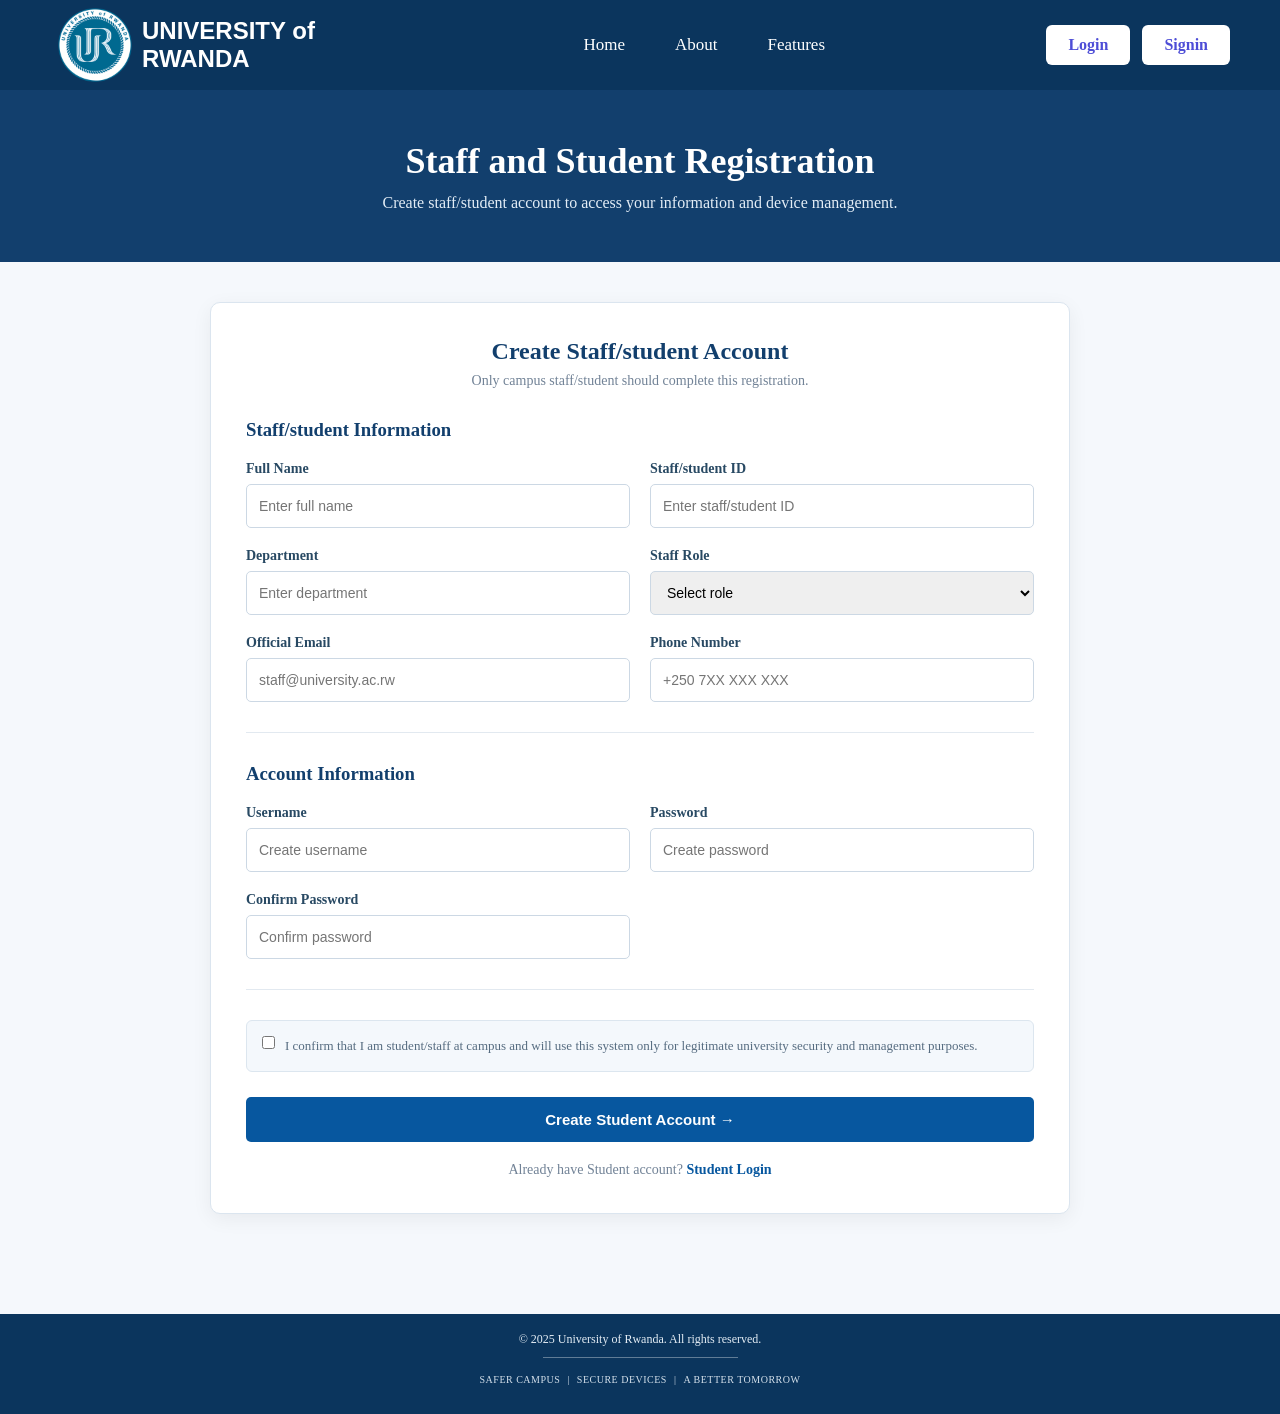
<file: signin.html>
<!DOCTYPE html>
<html lang="en">
<head>
    <meta charset="UTF-8">
    <meta name="viewport" content="width=device-width, initial-scale=1.0">
    <title>User Management</title>
    <link rel="stylesheet" href="index.css">
</head>
<body>
    
<header>
        <div class="logo">
            <img src="UR-LOGO.png" alt="UNIVERSITY OF RWANDA">
            <h2>UNIVERSITY of RWANDA</h2>
        </div>
        <nav class="nav-links">
            <a href="index.html">Home</a>
            <a href="about.html">About</a>
            <a href="Features.html">Features</a>
        </nav>
        <div class="buttons">
            <a href="login.html">Login</a>
            <a href="signin.html">Signin</a>

        </div>
    </header>
    <main class="staff-register-page">

    <section class="staff-register-intro">

        <h1> Staff and Student Registration</h1>

        <p>
            Create staff/student account to access
            your information and device management.
        </p>

    </section>


    <section class="staff-register-container">

        <form class="staff-register-form">

            <div class="form-heading">

                <h2>Create Staff/student Account</h2>

                <p>
                    Only campus staff/student should
                    complete this registration.
                </p>

            </div>


            <!-- STAFF INFORMATION -->

            <div class="staff-form-section">

                <h3>Staff/student Information</h3>

                <div class="staff-form-grid">

                    <div class="staff-form-group">

                        <label for="staff-name">
                            Full Name
                        </label>

                        <input
                            type="text"
                            id="staff-name"
                            placeholder="Enter full name"
                            required
                        >

                    </div>


                    <div class="staff-form-group">

                        <label for="staff-id">
                            Staff/student ID
                        </label>

                        <input
                            type="text"
                            id="staff-id"
                            placeholder="Enter staff/student ID"
                            required
                        >

                    </div>


                    <div class="staff-form-group">

                        <label for="staff-department">
                            Department
                        </label>

                        <input
                            type="text"
                            id="staff-department"
                            placeholder="Enter department"
                            required
                        >

                    </div>


                    <div class="staff-form-group">

                        <label for="staff-role">
                            Staff Role
                        </label>

                        <select id="staff-role" required>

                            <option value="">
                                Select role
                            </option>

                            <option value="security">
                                Security Officer
                            </option>

                            <option value="it">
                                IT Staff
                            </option>

                            <option value="administrator">
                                System Administrator
                            </option>

                        </select>

                    </div>


                    <div class="staff-form-group">

                        <label for="staff-email">
                            Official Email
                        </label>

                        <input
                            type="email"
                            id="staff-email"
                            placeholder="staff@university.ac.rw"
                            required
                        >

                    </div>


                    <div class="staff-form-group">

                        <label for="staff-phone">
                            Phone Number
                        </label>

                        <input
                            type="tel"
                            id="staff-phone"
                            placeholder="+250 7XX XXX XXX"
                            required
                        >

                    </div>

                </div>

            </div>


            <!-- ACCOUNT INFORMATION -->

            <div class="staff-form-section">

                <h3>Account Information</h3>

                <div class="staff-form-grid">

                    <div class="staff-form-group">

                        <label for="staff-username">
                            Username
                        </label>

                        <input
                            type="text"
                            id="staff-username"
                            placeholder="Create username"
                            required
                        >

                    </div>


                    <div class="staff-form-group">

                        <label for="staff-password">
                            Password
                        </label>

                        <input
                            type="password"
                            id="staff-password"
                            placeholder="Create password"
                            required
                        >

                    </div>


                    <div class="staff-form-group">

                        <label for="staff-confirm-password">
                            Confirm Password
                        </label>

                        <input
                            type="password"
                            id="staff-confirm-password"
                            placeholder="Confirm password"
                            required
                        >

                    </div>

                </div>

            </div>


            <!-- AUTHORIZATION -->

            <div class="staff-authorization">

                <input
                    type="checkbox"
                    id="staff-agreement"
                    required
                >

                <label for="staff-agreement">

                    I confirm that I am student/staff at campus
                     and will use this system only
                    for legitimate university security and
                    management purposes.

                </label>

            </div>


            <button
                type="submit"
                class="staff-register-button"
            >
                Create Student Account
                <span>→</span>
            </button>


            <p class="staff-login-link">

                Already have Student account?

                <a href="login.html">
                    Student Login
                </a>

            </p>

        </form>

    </section>

</main>

<footer class="site-footer">

    <p class="copyright">
        © 2025 University of Rwanda. All rights reserved.
    </p>

    <div class="footer-line"></div>

    <div class="footer-message">
        <span>SAFER CAMPUS</span>
        <span>|</span>
        <span>SECURE DEVICES</span>
        <span>|</span>
        <span>A BETTER TOMORROW</span>
    </div>

    </footer>

    
</body>
</html>
</file>
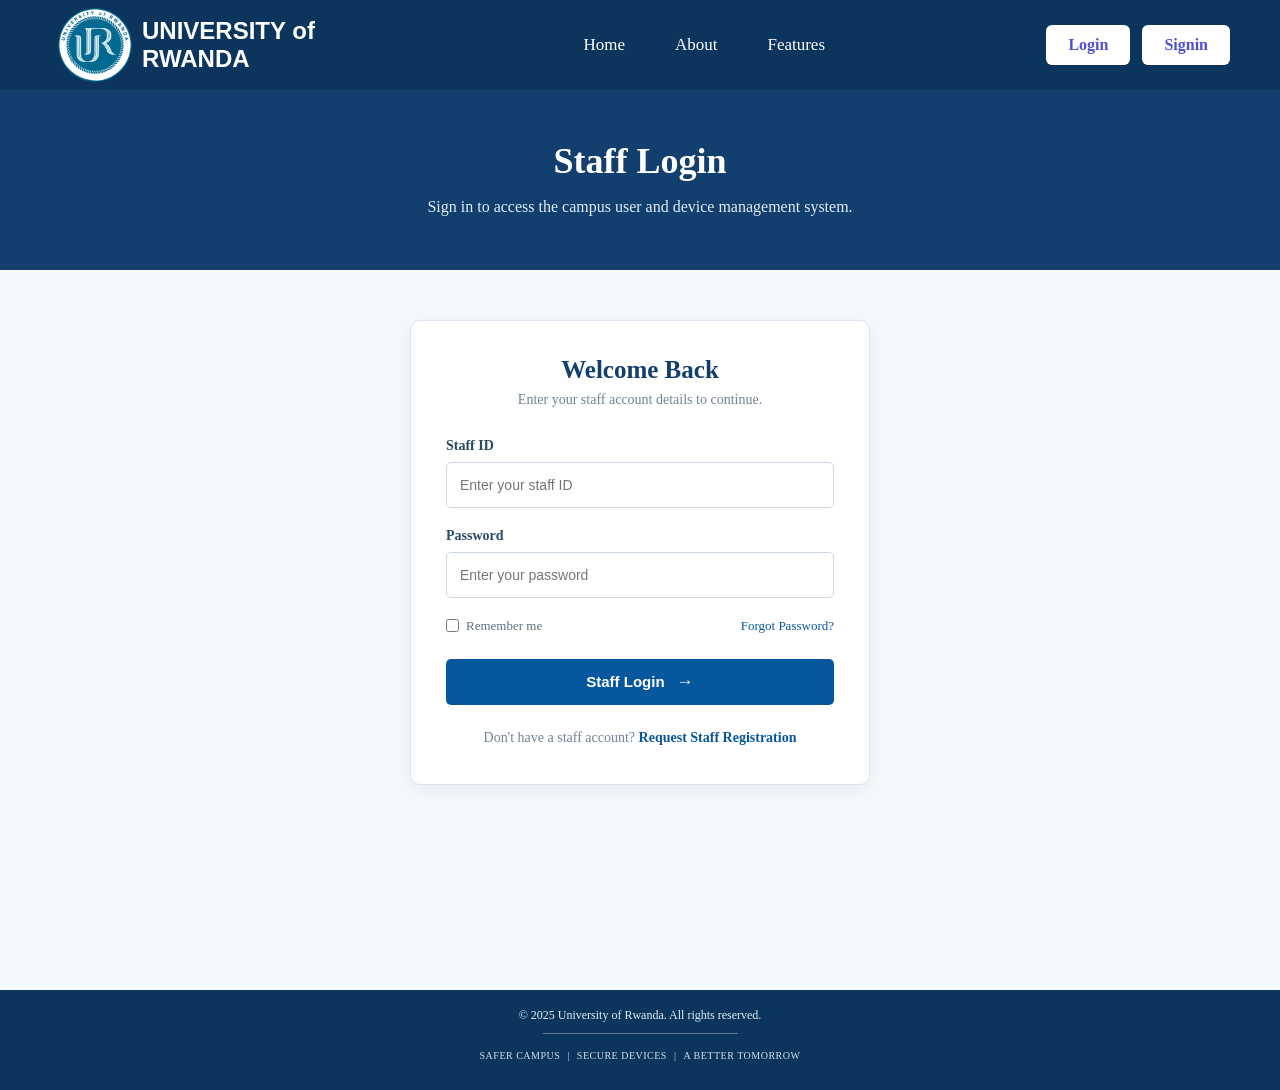
<file: staff-login.html>
<!DOCTYPE html>
<html lang="en">
<head>
    <meta charset="UTF-8">
    <meta name="viewport" content="width=device-width, initial-scale=1.0">
    <title>Document</title>
    <link rel="stylesheet" href="index.css">
</head>
<body>


    <header>
        <div class="logo">
            <img src="UR-LOGO.png" alt="UNIVERSITY OF RWANDA">
            <h2>UNIVERSITY of RWANDA</h2>
        </div>
        <nav class="nav-links">
            <a href="index.html">Home</a>
            <a href="about.html">About</a>
            <a href="Features.html">Features</a>
        </nav>
        <div class="buttons">
            <a href="login.html">Login</a>
            <a href="signin.html">Signin</a>

        </div>
    </header>

    <main class="staff-login-page">

    <!-- LOGIN INTRO -->

    <section class="staff-login-intro">

        <h1>Staff Login</h1>

        <p>
            Sign in to access the campus user and device
            management system.
        </p>

    </section>


    <!-- LOGIN FORM -->

    <section class="staff-login-container">

        <form class="staff-login-form">

            <!-- FORM HEADING -->

            <div class="login-heading">

                <h2>Welcome Back</h2>

                <p>
                    Enter your staff account details to continue.
                </p>

            </div>


            <!-- EMAIL / USERNAME -->

            <div class="login-form-group">

                <label for="staff-login">

                    Staff ID

                </label>

                <input
                    type="number"
                    id="staff-login"
                    name="staff_login"
                    placeholder="Enter your staff ID"
                    required
                >

            </div>


            <!-- PASSWORD -->

            <div class="login-form-group">

                <label for="staff-password">

                    Password

                </label>

                <input
                    type="password"
                    id="staff-password"
                    name="staff_password"
                    placeholder="Enter your password"
                    required
                >

            </div>


            <!-- OPTIONS -->

            <div class="login-options">

                <label class="remember-me">

                    <input
                        type="checkbox"
                        name="remember"
                    >

                    <span>Remember me</span>

                </label>

                <a href="#">
                    Forgot Password?
                </a>

            </div>


            <!-- LOGIN BUTTON -->

            <button
                type="submit"
                class="staff-login-button"
            >

                Staff Login
                <span>→</span>

            </button>


            <!-- REGISTER LINK -->

            <p class="staff-register-link">

                Don't have a staff account?

                <a href="management.html">
                    Request Staff Registration
                </a>

            </p>

        </form>

    </section>

</main>

<footer class="site-footer">

    <p class="copyright">
        © 2025 University of Rwanda. All rights reserved.
    </p>

    <div class="footer-line"></div>

    <div class="footer-message">
        <span>SAFER CAMPUS</span>
        <span>|</span>
        <span>SECURE DEVICES</span>
        <span>|</span>
        <span>A BETTER TOMORROW</span>
    </div>

    </footer>
</body>
</html>
</file>
<file: index.css>
*{
    padding: 0;
    margin:0;
    box-sizing: border-box;
}
body{
    background-image: url('compus.png');
    background-size: cover;
    background-position: center;
    font-size:Arial, Helvetica, sans-serif;
    width: 100%;
    min-height: 500px;
}
header{
    width: 100%;
    height: 90px;
    background-color: #0b355d;
    display: flex;
    padding: 0 50px;
    align-items: center;
    justify-content:space-between;
    box-shadow: 0 2px 8px rgba(0, 0, 0, 0.15);

}
.logo{
    display: flex;
    align-items: center;
    gap:2px;
}
.logo img{
    width: 90px;
    height: 90px;
    object-fit: contain;
}
.logo h2{
    color: white;
    font-family:sans-serif;
    max-width: 220px;
    font-weight: 600px;
}
.nav-links {
    display: flex;
    align-items: center;
    gap: 40px;
}
.nav-links a {
    color: white;
    text-decoration: none;

    font-size: 17px;
    font-weight: 500;

    padding: 10px 5px;

    transition: 0.3s ease;
}

.nav-links a:hover {
    color:  #0b355d;
}
.buttons {
    display: flex;
    align-items: center;
    gap: 12px;
}

.buttons a {
    text-decoration: none;

    font-size: 16px;
    font-weight: 600;

    padding: 11px 22px;

    border-radius: 6px;
    background-color: white;
    color: rgba(40, 40, 206, 0.829);

    transition: 0.3s ease;
}
.buttons a:hover{
   color:  #0b355d;
}

// section

.hero{
    width: 100%;
    min-height: 500px;
    
}

.hero-content {
    position: relative;
    z-index: 1;

    width: 50%;

    margin-left: 8%;

    color: white;
}
.hero-content h1 {
    margin-top: 40px;
    font-size: 48px;

    line-height: 1.08;

    font-weight: 700;

    margin-bottom: 20px;
}


.hero-content p {
    max-width: 700px;
    font-weight:700px;

    font-size: 30px;

    line-height: 1.6;

    margin-bottom: 30px;

    color: #0c0c0c;
}
.hero-buttons {
    display: flex;
    gap: 15px;
}


.hero-buttons a {
    display: inline-block;

    padding: 13px 25px;

    border-radius: 6px;

    text-decoration: none;

    font-size: 15px;

    font-weight: 600;

    transition: 0.3s;
}
/* PRIMARY BUTTON */

.btn-primary {
    background-color: #f4c542;
    color: #12345b;
}

.btn-primary:hover {
    background-color: #ffd968;
}


/* SECONDARY BUTTON */

.btn-secondary {
    border: 1px solid white;
    color: white;
    background-color: transparent;
}
.btn-secondary:hover{
    background-color: #4896d6;
}


/* =========================================
   TWO SERVICE CARDS
========================================= */

.services {
    width: 100%;

    padding: 35px 8%;

    background-color: #f4f8fc;

    display: flex;
    justify-content: center;
    align-items: stretch;

    gap: 20px;
    margin-top: 20px;
}


/* =========================================
   SERVICE CARD
========================================= */

.service-card {
    width: 50%;
    min-height: 120px;

    background-color: white;

    border: 1px solid #d5e2ef;

    border-radius: 6px;

    padding: 14px;

    display: flex;
    align-items: center;

    gap: 20px;

    box-shadow: 0 2px 8px rgba(0, 0, 0, 0.04);

    transition: 0.3s ease;
    
}


/* CARD HOVER */

.service-card:hover {
    transform: translateY(-3px);

    box-shadow: 0 6px 18px rgba(0, 0, 0, 0.10);
}


/* =========================================
   ICON
========================================= */

.service-icon {
    width: 60px;
    height: 60px;

    flex-shrink: 0;

    border-radius: 7px;

    background-color: #eaf4ff;

    display: flex;
    align-items: center;
    justify-content: center;
}


.service-icon span {
    font-size: 30px;
}


/* LOST/STOLEN ICON */

.stolen-icon {
    background-color: #fdebed;
}

.stolen-icon span {
    color: #b3203a;

    font-size: 32px;

    font-weight: bold;
}


/* =========================================
   CONTENT
========================================= */

.service-content {
    flex: 1;
}


.service-content h2 {
    color: #12345b;

    font-size: 17px;

    margin-bottom: 5px;

    font-weight: 700;
}


.service-content p {
    color: #61748a;

    font-size: 12px;

    line-height: 1.4;

    max-width: 330px;

    margin-bottom: 10px;
}


/* =========================================
   BUTTON
========================================= */

.service-button {
    display: flex;
    align-items: center;
    justify-content: space-between;

    width: 100%;

    max-width: 230px;

    padding: 8px 12px;

    background-color: #07579f;

    color: white;

    text-decoration: none;

    border-radius: 4px;

    font-size: 10px;

    font-weight: 600;

    transition: 0.3s ease;
}


.service-button span {
    font-size: 15px;
}


/* LOST/STOLEN BUTTON */

.service-card:nth-child(2) .service-button {
    background-color: #b3203a;
}


/* BUTTON HOVER */

.service-card:first-child .service-button:hover {
    background-color: #06457f;
}

.service-card:nth-child(2) .service-button:hover {
    background-color: #8f1930;
}



.site-footer {
    width: 100%;

    background-color: #0b355d;

    padding: 18px 20px 14px;

    text-align: center;

    color: white;
    height:100px;
}


/* COPYRIGHT */

.copyright {
    font-size: 12px;

    margin-bottom: 10px;

    color: #e4edf5;
}


/* HORIZONTAL LINE */

.footer-line {
    width: 195px;

    height: 1px;

    background-color: rgba(255, 255, 255, 0.35);

    margin: 0 auto 8px;
}


/* FOOTER MESSAGE */

.footer-message {
    display: flex;

    justify-content: center;

    align-items: center;

    gap: 7px;

    font-size: 7px;

    letter-spacing: 0.5px;

    color: #d4e0eb;
    font-size: 10px;
    margin-top: 16px;
}




/* =========================================
   ABOUT PAGE
========================================= */

.about-page {
    width: 100%;
    background-color: #f5f8fc;
}


/* =========================================
   ABOUT HERO
========================================= */

.about-hero {
    min-height: 280px;

    background-image:
        linear-gradient(
            to right,
            rgba(10, 48, 84, 0.90),
            rgba(10, 48, 84, 0.55)
        ),
        url("campus-security.jpg");

    background-size: cover;
    background-position: center;

    display: flex;
    align-items: center;

    padding: 50px 8%;
}

.about-hero-content {
    max-width: 700px;
    color: white;
}

.about-hero-content h1 {
    font-size: 42px;
    line-height: 1.2;
    margin-bottom: 18px;
}

.about-hero-content p {
    font-size: 17px;
    line-height: 1.7;
    color: #e7eef6;
}


/* =========================================
   WHAT IS THE SYSTEM?
========================================= */

.about-purpose {
    max-width: 1150px;

    margin: 0 auto;

    padding: 70px 30px;

    display: flex;
    align-items: center;

    gap: 60px;
}

.about-text {
    flex: 1;
}

.about-text h2,
.system-purpose h2,
.how-it-works h2,
.target-users h2,
.about-vision h2 {
    color: #12345b;

    font-size: 30px;

    margin-bottom: 18px;
}

.about-text p {
    color: #53677c;

    font-size: 16px;

    line-height: 1.7;

    margin-bottom: 15px;
}


/* IMAGE */

.about-image {
    flex: 1;
}

.about-image img {
    width: 100%;

    height: 300px;

    object-fit: cover;

    border-radius: 10px;

    box-shadow: 0 5px 20px rgba(0, 0, 0, 0.12);
}


/* =========================================
   MAIN PURPOSE
========================================= */

.system-purpose {
    background-color: white;

    padding: 65px 8%;

    text-align: center;
}

.system-purpose > p {
    max-width: 750px;

    margin: 0 auto 40px;

    color: #607387;

    line-height: 1.7;
}


/* PURPOSE CARDS */

.purpose-cards {
    max-width: 1150px;

    margin: 0 auto;

    display: flex;

    gap: 25px;
}

.purpose-card {
    flex: 1;

    padding: 30px 25px;

    background-color: #f5f8fc;

    border: 1px solid #dce6f0;

    border-radius: 8px;

    text-align: left;

    transition: 0.3s ease;
}

.purpose-card:hover {
    transform: translateY(-5px);

    box-shadow: 0 8px 20px rgba(0, 0, 0, 0.08);
}

.purpose-card h3 {
    color: #12345b;

    font-size: 19px;

    margin-bottom: 12px;
}

.purpose-card p {
    color: #607387;

    font-size: 14px;

    line-height: 1.6;
}


/* =========================================
   HOW IT WORKS
========================================= */

.how-it-works {
    max-width: 1150px;

    margin: auto;

    padding: 70px 30px;

    text-align: center;
}

.steps {
    display: grid;

    grid-template-columns: repeat(4, 1fr);

    gap: 20px;

    margin-top: 40px;
}

.step {
    background-color: white;

    border: 1px solid #dce6f0;

    border-radius: 8px;

    padding: 30px 20px;

    text-align: left;

    position: relative;
}

.step-number {
    display: inline-flex;

    width: 40px;
    height: 40px;

    align-items: center;
    justify-content: center;

    background-color: #12345b;

    color: white;

    border-radius: 50%;

    font-size: 13px;

    font-weight: bold;

    margin-bottom: 18px;
}

.step h3 {
    color: #12345b;

    font-size: 18px;

    margin-bottom: 10px;
}

.step p {
    color: #607387;

    font-size: 14px;

    line-height: 1.6;
}


/* =========================================
   WHO CAN USE IT?
========================================= */

.target-users {
    background-color: white;

    padding: 65px 8%;

    text-align: center;
}

.user-types {
    max-width: 1150px;

    margin: 40px auto 0;

    display: grid;

    grid-template-columns: repeat(4, 1fr);

    gap: 20px;
}

.user-type {
    padding: 25px 20px;

    border-left: 4px solid #12345b;

    background-color: #f5f8fc;

    text-align: left;
}

.user-type h3 {
    color: #12345b;

    font-size: 18px;

    margin-bottom: 10px;
}

.user-type p {
    color: #607387;

    font-size: 14px;

    line-height: 1.6;
}


/* =========================================
   FUTURE VISION
========================================= */

.about-vision {
    max-width: 850px;

    margin: auto;

    padding: 70px 30px;

    text-align: center;
}

.about-vision p {
    color: #607387;

    font-size: 16px;

    line-height: 1.7;

    margin-bottom: 15px;
}


/* =========================================
   RESPONSIVE DESIGN
========================================= */

@media (max-width: 900px) {

    .about-hero-content h1 {
        font-size: 34px;
    }

    .about-purpose {
        flex-direction: column;
    }

    .purpose-cards {
        flex-direction: column;
    }

    .steps {
        grid-template-columns: repeat(2, 1fr);
    }

    .user-types {
        grid-template-columns: repeat(2, 1fr);
    }
}


@media (max-width: 600px) {

    .about-hero {
        padding: 40px 25px;
    }

    .about-hero-content h1 {
        font-size: 28px;
    }

    .about-hero-content p {
        font-size: 15px;
    }

    .about-purpose {
        padding: 45px 20px;
    }

    .system-purpose {
        padding: 45px 20px;
    }

    .how-it-works {
        padding: 45px 20px;
    }

    .steps {
        grid-template-columns: 1fr;
    }

    .user-types {
        grid-template-columns: 1fr;
    }
}




/* =========================================
   FEATURES PAGE
========================================= */

.features-page {
    width: 100%;
    background-color: #f5f9fd;
}


/* =========================================
   FEATURES HERO
========================================= */

.features-hero {
    min-height: 335px;

    background-image:
        linear-gradient(
            to right,
            rgba(5, 48, 87, 0.96),
            rgba(5, 48, 87, 0.72),
            rgba(5, 48, 87, 0.15)
        ),
        url("campus-security.jpg");

    background-size: cover;
    background-position: center;

    display: flex;
    align-items: center;

    padding: 50px 8%;
}


.features-hero-content {
    max-width: 650px;
    color: white;
}


.hero-line {
    width: 65px;
    height: 6px;

    background-color: #f5c542;

    border-radius: 10px;

    margin-bottom: 20px;
}


.features-hero h1 {
    font-size: 48px;

    line-height: 1.1;

    margin-bottom: 20px;
}


.features-hero h1 span {
    color: #f5c542;
}


.features-hero p {
    max-width: 600px;

    color: #edf4fa;

    font-size: 17px;

    line-height: 1.7;
}


/* =========================================
   KEY FEATURES SECTION
========================================= */

.key-features {
    padding: 65px 6%;
}


.features-heading {
    text-align: center;

    margin-bottom: 40px;
}


.heading-line {
    width: 55px;
    height: 5px;

    background-color: #f5c542;

    border-radius: 10px;

    margin: 0 auto 15px;
}


.features-heading h2 {
    color: #123f6d;

    font-size: 36px;

    margin-bottom: 10px;
}


.features-heading p {
    color: #5f7891;

    font-size: 16px;
}


/* =========================================
   FEATURES GRID
========================================= */

.features-grid {
    max-width: 1150px;

    margin: 0 auto;

    display: grid;

    grid-template-columns:
        repeat(3, 1fr);

    gap: 20px;
}


/* =========================================
   FEATURE CARD
========================================= */

.feature-card {
    min-height: 295px;

    background-color: white;

    border: 1px solid #dbe7f2;

    border-radius: 8px;

    padding: 25px;

    box-shadow:
        0 3px 12px
        rgba(0, 0, 0, 0.04);

    transition: 0.3s ease;
}


.feature-card:hover {
    transform: translateY(-5px);

    box-shadow:
        0 10px 25px
        rgba(0, 0, 0, 0.08);
}


/* =========================================
   FEATURE ICON
========================================= */

.feature-icon {
    width: 70px;
    height: 70px;

    display: flex;

    align-items: center;
    justify-content: center;

    border-radius: 15px;

    font-size: 34px;

    margin-bottom: 20px;
}


/* Individual icon backgrounds */

.user-icon {
    background-color: #e4efff;
}

.device-icon {
    background-color: #dff6e9;
}

.verification-icon {
    background-color: #eee4ff;
}

.stolen-icon {
    background-color: #ffe3e5;
}

.notification-icon {
    background-color: #fff0c7;
}

.security-icon {
    background-color: #dff5f2;
}


/* =========================================
   FEATURE TEXT
========================================= */

.feature-card h3 {
    color: #103e6b;

    font-size: 20px;

    margin-bottom: 15px;
}


.feature-card p {
    color: #607991;

    font-size: 15px;

    line-height: 1.7;
}


/* =========================================
   FINAL MESSAGE
========================================= */

.features-message {
    max-width: 1150px;

    margin: 10px auto 60px;

    min-height: 120px;

    padding: 25px 35px;

    background-color: #074a80;

    border-radius: 14px;

    color: white;

    display: flex;

    align-items: center;

    gap: 25px;
}


/* MESSAGE ICON */

.message-icon {
    width: 65px;
    height: 65px;

    flex-shrink: 0;

    border: 3px solid
        rgba(255, 255, 255, 0.25);

    border-radius: 50%;

    display: flex;

    align-items: center;
    justify-content: center;

    font-size: 28px;
}


/* MESSAGE TITLE */

.message-title {
    flex: 1;
}


.message-title h2 {
    font-size: 25px;

    line-height: 1.3;
}


.message-title span {
    display: block;

    color: #f5c542;
}


/* DIVIDER */

.message-divider {
    width: 1px;

    height: 55px;

    background-color:
        rgba(255, 255, 255, 0.5);
}


/* MESSAGE TEXT */

.message-text {
    min-width: 230px;
}


.message-text p {
    font-size: 15px;

    line-height: 1.7;

    margin: 0;
}


/* =========================================
   RESPONSIVE DESIGN
========================================= */

@media (max-width: 900px) {

    .features-grid {
        grid-template-columns:
            repeat(2, 1fr);
    }

    .features-hero h1 {
        font-size: 40px;
    }

    .features-message {
        margin-left: 6%;
        margin-right: 6%;
    }
}


@media (max-width: 600px) {

    .features-hero {
        min-height: 300px;

        padding: 40px 25px;
    }

    .features-hero h1 {
        font-size: 32px;
    }

    .features-hero p {
        font-size: 15px;
    }

    .key-features {
        padding: 45px 20px;
    }

    .features-heading h2 {
        font-size: 29px;
    }

    .features-grid {
        grid-template-columns: 1fr;
    }

    .features-message {
        flex-direction: column;

        text-align: center;

        margin-left: 20px;
        margin-right: 20px;
    }

    .message-divider {
        width: 70%;
        height: 1px;
    }
}




/* =========================================
   REGISTER PAGE
========================================= */

.register-page {
    background-color: #f5f8fc;
    min-height: 100vh;
}


/* =========================================
   INTRO
========================================= */

.register-intro {
    background-color: #123f6d;

    color: white;

    text-align: center;

    padding: 55px 20px;
}

.register-intro h1 {
    font-size: 38px;

    margin-bottom: 12px;
}

.register-intro p {
    max-width: 650px;

    margin: auto;

    color: #e4edf5;

    font-size: 16px;

    line-height: 1.6;
}


/* =========================================
   FORM CONTAINER
========================================= */

.registration-container {
    max-width: 1000px;

    margin: 45px auto;

    padding: 0 20px;
}


/* =========================================
   FORM
========================================= */

.registration-form {
    background-color: white;

    border: 1px solid #dbe5ef;

    border-radius: 10px;

    padding: 35px;

    box-shadow:
        0 5px 20px
        rgba(0, 0, 0, 0.06);
}


/* =========================================
   FORM SECTION
========================================= */

.form-section {
    padding-bottom: 35px;

    margin-bottom: 35px;

    border-bottom: 1px solid #e1e8ef;
}

.form-section h2 {
    color: #123f6d;

    font-size: 23px;

    margin-bottom: 7px;
}

.section-description {
    color: #708398;

    font-size: 14px;

    margin-bottom: 25px;
}


/* =========================================
   FORM GRID
========================================= */

.form-grid {
    display: grid;

    grid-template-columns:
        repeat(2, 1fr);

    gap: 22px;
}


/* =========================================
   FORM GROUP
========================================= */

.form-group {
    display: flex;

    flex-direction: column;
}

.form-group label {
    color: #183f63;

    font-size: 14px;

    font-weight: 600;

    margin-bottom: 8px;
}

.form-group label span {
    color: #8a98a6;

    font-weight: normal;
}


/* =========================================
   INPUTS
========================================= */

.form-group input,
.form-group select {
    width: 100%;

    height: 44px;

    padding: 0 13px;

    border: 1px solid #ccd8e4;

    border-radius: 5px;

    background-color: white;

    color: #263f56;

    font-size: 14px;

    outline: none;

    transition: 0.2s;
}


/* INPUT FOCUS */

.form-group input:focus,
.form-group select:focus {
    border-color: #1766a8;

    box-shadow:
        0 0 0 3px
        rgba(23, 102, 168, 0.10);
}


/* SERIAL NUMBER */

#serial-number {
    border-left: 4px solid #f5c542;
}


/* HELP TEXT */

.form-group small {
    margin-top: 6px;

    color: #8291a0;

    font-size: 11px;
}


/* =========================================
   VERIFICATION BOX
========================================= */

.verification-box {
    background-color: #f4f8fc;

    border: 1px solid #dce6ef;

    border-radius: 6px;

    padding: 18px;

    margin-bottom: 25px;
}

.checkbox-label {
    display: flex;

    align-items: flex-start;

    gap: 10px;

    color: #536a80;

    font-size: 13px;

    line-height: 1.5;

    cursor: pointer;
}

.checkbox-label input {
    margin-top: 3px;
}


/* =========================================
   BUTTON
========================================= */

.form-actions {
    display: flex;

    justify-content: flex-end;
}

.register-device-button {
    border: none;

    background-color: #07579f;

    color: white;

    padding: 13px 25px;

    border-radius: 5px;

    font-size: 14px;

    font-weight: 600;

    cursor: pointer;

    transition: 0.3s;
}

.register-device-button span {
    margin-left: 10px;

    font-size: 17px;
}

.register-device-button:hover {
    background-color: #06457e;
}



/* =========================================
   STAFF REGISTRATION
========================================= */

.staff-register-page {
    min-height: 100vh;

    background-color: #f5f8fc;

    padding-bottom: 60px;
}


/* INTRO */

.staff-register-intro {
    background-color: #123f6d;

    color: white;

    text-align: center;

    padding: 50px 20px;
}

.staff-register-intro h1 {
    font-size: 36px;

    margin-bottom: 12px;
}

.staff-register-intro p {
    color: #e3edf6;

    font-size: 16px;
}


/* CONTAINER */

.staff-register-container {
    max-width: 900px;

    margin: 40px auto;

    padding: 0 20px;
}


/* FORM */

.staff-register-form {
    background-color: white;

    border: 1px solid #dbe5ef;

    border-radius: 10px;

    padding: 35px;

    box-shadow:
        0 5px 20px
        rgba(0, 0, 0, 0.06);
}


/* HEADING */

.form-heading {
    text-align: center;

    margin-bottom: 30px;
}

.form-heading h2 {
    color: #123f6d;

    margin-bottom: 8px;
}

.form-heading p {
    color: #718296;

    font-size: 14px;
}


/* FORM SECTION */

.staff-form-section {
    padding-bottom: 30px;

    margin-bottom: 30px;

    border-bottom: 1px solid #e2e9f0;
}

.staff-form-section h3 {
    color: #123f6d;

    margin-bottom: 20px;
}


/* GRID */

.staff-form-grid {
    display: grid;

    grid-template-columns:
        repeat(2, 1fr);

    gap: 20px;
}


/* FORM GROUP */

.staff-form-group {
    display: flex;

    flex-direction: column;
}

.staff-form-group label {
    color: #284963;

    font-size: 14px;

    font-weight: 600;

    margin-bottom: 7px;
}

.staff-form-group input,
.staff-form-group select {
    height: 44px;

    padding: 0 12px;

    border: 1px solid #ccd8e4;

    border-radius: 5px;

    outline: none;

    font-size: 14px;
}

.staff-form-group input:focus,
.staff-form-group select:focus {
    border-color: #1766a8;

    box-shadow:
        0 0 0 3px
        rgba(23, 102, 168, 0.1);
}


/* AUTHORIZATION */

.staff-authorization {
    display: flex;

    align-items: flex-start;

    gap: 10px;

    padding: 15px;

    margin-bottom: 25px;

    background-color: #f4f8fc;

    border: 1px solid #dce6ef;

    border-radius: 6px;

    color: #566c80;

    font-size: 13px;

    line-height: 1.5;
}


/* BUTTON */

.staff-register-button {
    width: 100%;

    padding: 14px;

    border: none;

    border-radius: 5px;

    background-color: #07579f;

    color: white;

    font-size: 15px;

    font-weight: 600;

    cursor: pointer;
}

.staff-register-button:hover {
    background-color: #06457e;
}


/* LOGIN LINK */

.staff-login-link {
    text-align: center;

    margin-top: 20px;

    color: #718296;

    font-size: 14px;
}

.staff-login-link a {
    color: #07579f;

    text-decoration: none;

    font-weight: 600;
}


/* RESPONSIVE */

@media (max-width: 650px) {

    .staff-form-grid {
        grid-template-columns: 1fr;
    }

    .staff-register-form {
        padding: 25px 20px;
    }

    .staff-register-intro h1 {
        font-size: 29px;
    }
}



/* =========================================
   STAFF LOGIN PAGE
========================================= */

.staff-login-page {
    min-height: 100vh;

    background-color: #f5f8fc;

    padding-bottom: 60px;
}


/* =========================================
   LOGIN INTRO
========================================= */

.staff-login-intro {
    background-color: #123f6d;

    color: white;

    text-align: center;

    padding: 50px 20px;
}

.staff-login-intro h1 {
    margin: 0 0 12px;

    font-size: 36px;
}

.staff-login-intro p {
    margin: 0;

    color: #e3edf6;

    font-size: 16px;

    line-height: 1.6;
}


/* =========================================
   LOGIN CONTAINER
========================================= */

.staff-login-container {
    max-width: 500px;

    margin: 50px auto;

    padding: 0 20px;
}


/* =========================================
   LOGIN FORM
========================================= */

.staff-login-form {
    background-color: white;

    border: 1px solid #dbe5ef;

    border-radius: 10px;

    padding: 35px;

    box-shadow:
        0 5px 20px
        rgba(0, 0, 0, 0.06);
}


/* =========================================
   FORM HEADING
========================================= */

.login-heading {
    text-align: center;

    margin-bottom: 30px;
}

.login-heading h2 {
    color: #123f6d;

    margin: 0 0 8px;

    font-size: 25px;
}

.login-heading p {
    color: #718296;

    margin: 0;

    font-size: 14px;
}


/* =========================================
   FORM GROUP
========================================= */

.login-form-group {
    display: flex;

    flex-direction: column;

    margin-bottom: 20px;
}

.login-form-group label {
    color: #284963;

    font-size: 14px;

    font-weight: 600;

    margin-bottom: 8px;
}

.login-form-group input {
    width: 100%;

    height: 46px;

    box-sizing: border-box;

    padding: 0 13px;

    border: 1px solid #ccd8e4;

    border-radius: 5px;

    outline: none;

    font-size: 14px;

    color: #263f56;

    transition: 0.2s;
}


/* INPUT FOCUS */

.login-form-group input:focus {
    border-color: #1766a8;

    box-shadow:
        0 0 0 3px
        rgba(23, 102, 168, 0.10);
}


/* =========================================
   LOGIN OPTIONS
========================================= */

.login-options {
    display: flex;

    justify-content: space-between;

    align-items: center;

    margin: 5px 0 25px;

    font-size: 13px;
}

.remember-me {
    display: flex;

    align-items: center;

    gap: 7px;

    color: #5d7184;

    cursor: pointer;
}

.remember-me input {
    cursor: pointer;
}

.login-options a {
    color: #07579f;

    text-decoration: none;
}

.login-options a:hover {
    text-decoration: underline;
}


/* =========================================
   LOGIN BUTTON
========================================= */

.staff-login-button {
    width: 100%;

    height: 46px;

    border: none;

    border-radius: 5px;

    background-color: #07579f;

    color: white;

    font-size: 15px;

    font-weight: 600;

    cursor: pointer;

    transition: 0.3s;
}

.staff-login-button span {
    margin-left: 8px;

    font-size: 17px;
}

.staff-login-button:hover {
    background-color: #06457e;
}


/* =========================================
   REGISTER LINK
========================================= */

.staff-register-link {
    text-align: center;

    margin: 22px 0 0;

    color: #718296;

    font-size: 14px;

    line-height: 1.6;
}

.staff-register-link a {
    color: #07579f;

    font-weight: 600;

    text-decoration: none;
}

.staff-register-link a:hover {
    text-decoration: underline;
}


/* =========================================
   MOBILE
========================================= */

@media (max-width: 600px) {

    .staff-login-container {
        margin-top: 30px;
    }

    .staff-login-form {
        padding: 25px 20px;
    }

    .staff-login-intro h1 {
        font-size: 30px;
    }

    .login-options {
        flex-direction: column;

        align-items: flex-start;

        gap: 12px;
    }
}


/* =========================================
   LOST & STOLEN REPORTING PAGE
========================================= */

.lost-report-page {
    background-color: #f5f8fc;
    min-height: 100vh;
}


/* =========================================
   HERO
========================================= */

.lost-report-hero {
    background-color: #123f6d;

    padding: 50px 8%;

    color: white;
}

.lost-report-hero-content {
    max-width: 750px;
}

.hero-line {
    width: 60px;
    height: 5px;

    background-color: #f5c542;

    border-radius: 10px;

    margin-bottom: 18px;
}

.lost-report-hero h1 {
    font-size: 38px;

    margin-bottom: 15px;
}

.lost-report-hero p {
    max-width: 680px;

    color: #e4edf5;

    font-size: 16px;

    line-height: 1.7;
}


/* =========================================
   CONTENT
========================================= */

.report-content {
    max-width: 1200px;

    margin: 45px auto;

    padding: 0 25px;
}

.report-layout {
    display: grid;

    grid-template-columns:
        minmax(0, 2fr)
        minmax(280px, 0.8fr);

    gap: 25px;

    align-items: start;
}


/* =========================================
   FORM CARD
========================================= */

.report-form-card {
    background-color: white;

    border: 1px solid #dbe5ef;

    border-radius: 10px;

    padding: 32px;

    box-shadow:
        0 5px 18px
        rgba(0, 0, 0, 0.05);
}

.report-card-heading {
    border-bottom: 1px solid #e3eaf1;

    padding-bottom: 22px;

    margin-bottom: 28px;
}

.report-card-heading h2 {
    color: #123f6d;

    font-size: 24px;

    margin-bottom: 8px;
}

.report-card-heading p {
    color: #718296;

    font-size: 14px;
}


/* =========================================
   REPORT SECTION
========================================= */

.report-section {
    padding-bottom: 28px;

    margin-bottom: 28px;

    border-bottom: 1px solid #e3eaf1;
}

.report-section h3 {
    color: #17466f;

    font-size: 18px;

    margin-bottom: 20px;
}


/* =========================================
   FORM GRID
========================================= */

.report-grid {
    display: grid;

    grid-template-columns:
        repeat(2, 1fr);

    gap: 20px;
}


/* =========================================
   FORM GROUP
========================================= */

.report-group {
    display: flex;

    flex-direction: column;
}

.report-group.full-width {
    grid-column: 1 / -1;
}

.report-group label {
    color: #284963;

    font-size: 14px;

    font-weight: 600;

    margin-bottom: 7px;
}


/* =========================================
   INPUTS
========================================= */

.report-group input,
.report-group select,
.report-group textarea {
    width: 100%;

    box-sizing: border-box;

    border: 1px solid #ccd8e4;

    border-radius: 5px;

    background-color: white;

    color: #263f56;

    font-family: inherit;

    font-size: 14px;

    outline: none;

    transition: 0.2s;
}

.report-group input,
.report-group select {
    height: 44px;

    padding: 0 12px;
}

.report-group textarea {
    padding: 12px;

    resize: vertical;
}

.report-group input:focus,
.report-group select:focus,
.report-group textarea:focus {
    border-color: #1766a8;

    box-shadow:
        0 0 0 3px
        rgba(23, 102, 168, 0.10);
}


/* Make serial number important */

#report-serial {
    border-left: 4px solid #f5c542;
}


/* =========================================
   DECLARATION
========================================= */

.report-declaration {
    display: flex;

    align-items: flex-start;

    gap: 10px;

    background-color: #f5f8fc;

    border: 1px solid #dce6ef;

    border-radius: 6px;

    padding: 15px;

    margin-bottom: 22px;

    color: #566c80;

    font-size: 13px;

    line-height: 1.5;
}


/* =========================================
   SUBMIT BUTTON
========================================= */

.submit-report-button {
    width: 100%;

    border: none;

    border-radius: 5px;

    padding: 14px;

    background-color: #b5203b;

    color: white;

    font-size: 15px;

    font-weight: 600;

    cursor: pointer;

    transition: 0.3s;
}

.submit-report-button span {
    margin-left: 8px;
}

.submit-report-button:hover {
    background-color: #941b31;
}


/* =========================================
   STATUS CARD
========================================= */

.report-status-card {
    background-color: white;

    border: 1px solid #dbe5ef;

    border-radius: 10px;

    padding: 25px;

    box-shadow:
        0 5px 18px
        rgba(0, 0, 0, 0.05);
}

.status-icon {
    width: 55px;
    height: 55px;

    display: flex;

    align-items: center;
    justify-content: center;

    border-radius: 12px;

    background-color: #ffe4e8;

    color: #b5203b;

    font-size: 28px;

    font-weight: bold;

    margin-bottom: 18px;
}

.report-status-card h2 {
    color: #123f6d;

    font-size: 22px;

    margin-bottom: 10px;
}

.report-status-card > p {
    color: #718296;

    font-size: 14px;

    line-height: 1.6;

    margin-bottom: 25px;
}


/* =========================================
   STATUS SEARCH
========================================= */

.status-search {
    padding-bottom: 25px;

    margin-bottom: 25px;

    border-bottom: 1px solid #e3eaf1;
}

.status-search label {
    display: block;

    color: #284963;

    font-size: 13px;

    font-weight: 600;

    margin-bottom: 7px;
}

.status-search input {
    width: 100%;

    height: 42px;

    box-sizing: border-box;

    border: 1px solid #ccd8e4;

    border-radius: 5px;

    padding: 0 11px;

    margin-bottom: 10px;

    outline: none;
}

.status-search button {
    width: 100%;

    height: 42px;

    border: none;

    border-radius: 5px;

    background-color: #07579f;

    color: white;

    font-weight: 600;

    cursor: pointer;
}

.status-search button:hover {
    background-color: #06457e;
}


/* =========================================
   STATUS INFORMATION
========================================= */

.status-information h3 {
    color: #17466f;

    font-size: 16px;

    margin-bottom: 15px;
}

.status-item {
    display: flex;

    align-items: center;

    gap: 10px;

    color: #566c80;

    font-size: 14px;

    margin-bottom: 13px;
}

.status-dot {
    width: 10px;
    height: 10px;

    border-radius: 50%;

    display: inline-block;
}

.submitted {
    background-color: #f5c542;
}

.reviewing {
    background-color: #1766a8;
}

.found {
    background-color: #15966b;
}

.closed {
    background-color: #7a8794;
}


/* =========================================
   RESPONSIVE
========================================= */

@media (max-width: 850px) {

    .report-layout {
        grid-template-columns: 1fr;
    }

    .report-status-card {
        order: -1;
    }
}


@media (max-width: 600px) {

    .report-content {
        padding: 0 15px;
    }

    .report-form-card {
        padding: 22px;
    }

    .report-grid {
        grid-template-columns: 1fr;
    }

    .report-group.full-width {
        grid-column: auto;
    }

    .lost-report-hero h1 {
        font-size: 30px;
    }
}
</file>
